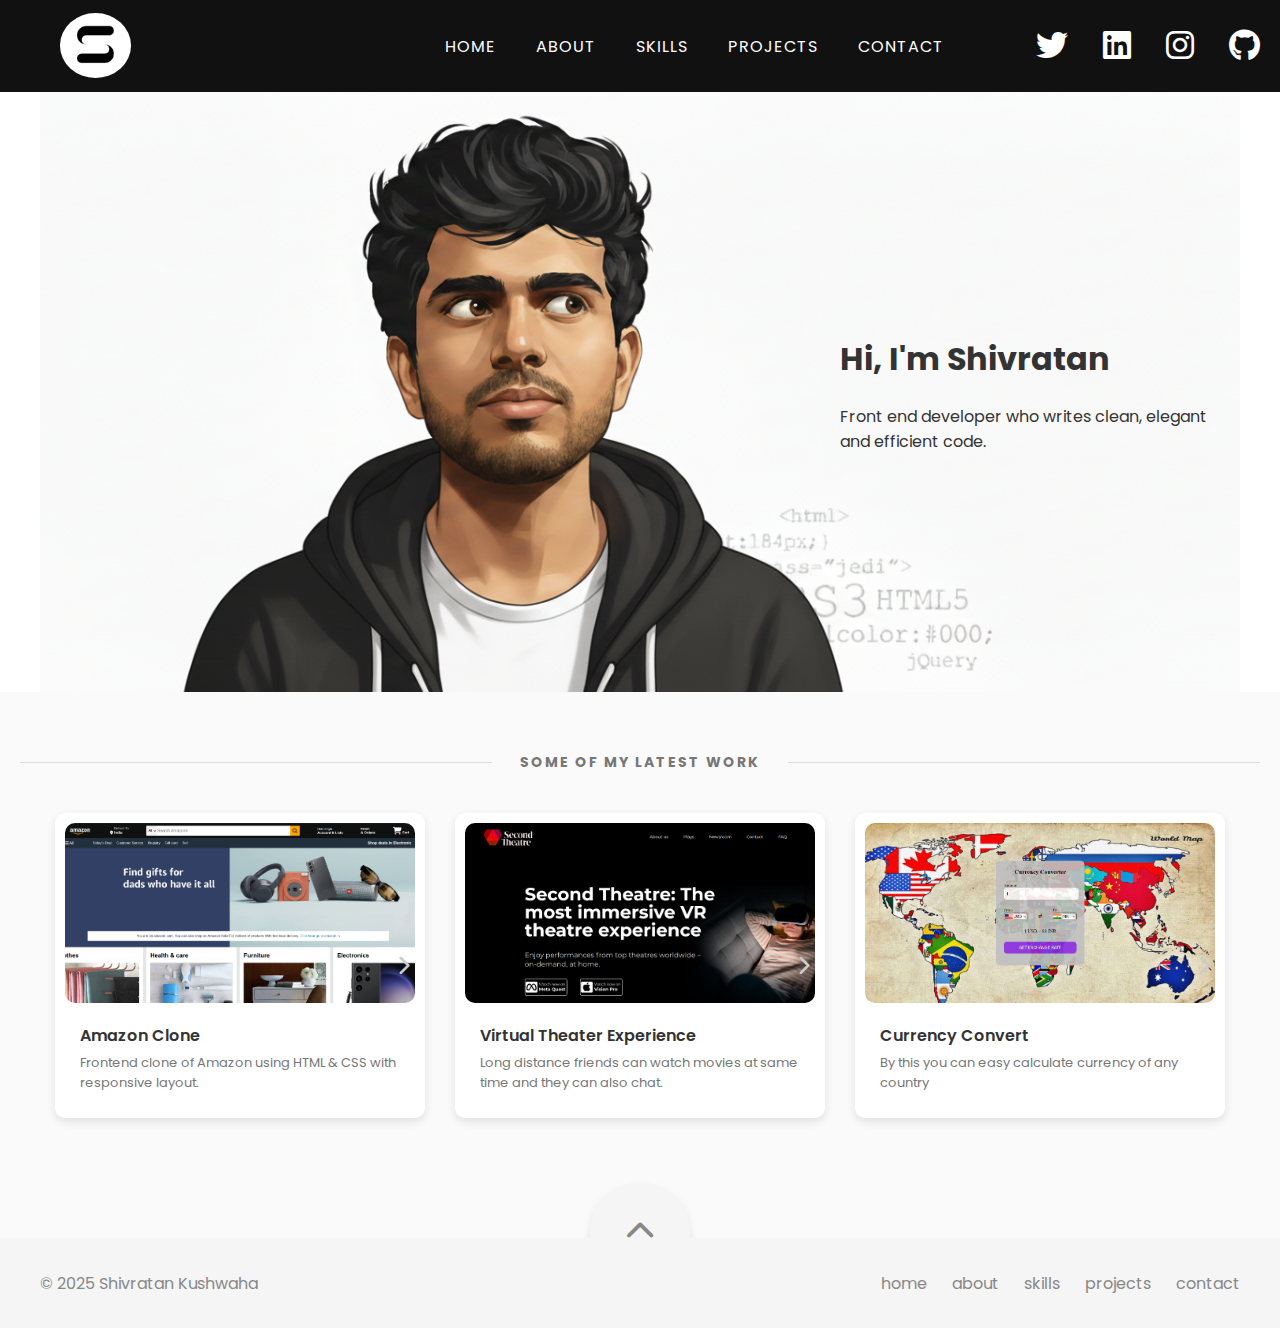
<file: index.html>
<!DOCTYPE html>
<html lang="en">
<head>
    <meta charset="UTF-8">
    <meta name="viewport" content="width=device-width, initial-scale=1.0">
    <title>Shivratan Kushwaha | Frontend developer</title>

    <link href="https://cdnjs.cloudflare.com/ajax/libs/font-awesome/6.0.0-beta3/css/all.min.css" rel="stylesheet">
    <!-- <link href="https://cdn.jsdelivr.net/npm/bootstrap@5.3.8/dist/css/bootstrap.min.css" rel="stylesheet" integrity="sha384-sRIl4kxILFvY47J16cr9ZwB07vP4J8+LH7qKQnuqkuIAvNWLzeN8tE5YBujZqJLB" crossorigin="anonymous"> -->
    <link href="https://fonts.googleapis.com/css2?family=Poppins:wght@300;400;600;700&display=swap" rel="stylesheet">
    
    <style>
        :root {
            --dark-color: #111;
            --main-font: 'Poppins', sans-serif;
            --accent-color: #f7a052;
            --gray-bg: #f5f5f5;
        }

        body {
            padding: 0px;
            margin: 0px;
            font-family: var(--main-font); /* Using a consistent font variable */
            background: #ffffff;
            color: #333;
        }

        /* ---------------- HEADER ---------------- */
        header {
            background: var(--dark-color);
            display: flex;
            justify-content: space-around;
            align-items: center;
            position: sticky;
            top: 0;
            z-index: 1000;
            padding-left: 60px;
            padding-right: 60px;
            height: 92px;
        }

        .spacer {
            display: flex;
            justify-content: space-between;
            align-items: center;
            max-width: 1200px;
            color: #fff;
        }

        .logo {
            width: 370px;
        }

        /* .logo a {
            font-size: 16px;
            font-weight: 700;
            letter-spacing: -2px;
            color: #fff;
            text-decoration: none;  
        } */
        
        .logo img {
            margin-top: 5px;
            height: 65px;
            border-radius: 50%;

        }

        .logo img:hover {
            transform: rotate(360deg);
            transition: transform 0.3s;
        }

        /* nav {
            flex: 1;
            display: flex;
            justify-content: right;
            max-width: 100%;
        } */

        nav ul {
            list-style: none;
            display: flex;
            margin: 0;
            padding: 0;
        }

        nav ul li a {
            text-decoration: none;
            color: #fff;
            font-size: 16px;
            text-transform: uppercase;
            letter-spacing: 1px;
            transition: color 0.3s;
            padding: 0px 20px;
        }

        nav ul li a:hover {
            color: #999;
        }

        .social-icons {
            display: flex;
            gap: 35px;
            width: 300px;
            justify-content: right;
        }

        .social-icons a {
            color: #fff;
            font-size: 32px;
            transition: color 0.3s;
        }

        .social-icons a:hover {
            color: #999;
        }

        /* .menu-toggle-button-container {
            display: none;
        }

        .menu-toggle-button {
            background: none;
            border: none;
            color: #fff;
            font-size: 24px;
            cursor: pointer;
        }

        .menu-toggle-button ul {
            display: none;
            position: absolute;
            top: 60px;
            right: 20px;
            background: var(--dark-color);
            border: 1px solid #444;
            border-radius: 5px;
            list-style: none;
            padding: 10px;
            box-shadow: 0 4px 8px rgba(0,0,0,0.2);
        }

        .menu-toggle-button ul li {
            margin: 10px 0;
        }

        .menu-toggle-button ul li a {
            color: #fff;
            text-decoration: none;
            font-size: 14px;
            text-transform: uppercase;
            letter-spacing: 1px;
        }

        .menu-toggle-button ul li a:hover {
            color: #999;
        }

        .menu-toggle-button.show ul {
            display: block;
        } */

        /* ---------------- HERO SECTION ---------------- */
        .hero {
            display: flex;
            justify-content: center;
            align-items: center;
            padding: 0px 40px;
            width: 1200px;
            height: 600px;
            z-index: -1;
            position: relative;
            margin: 0 auto;
        }

        .hero-container {
            display: flex;
            justify-content: end; /* Adjusted for a two-column layout */
            align-items: center;
            width: 1200px;
            height: 600px;
            text-align: left;
            background-image: url('background-image.png');
            background-size: cover;
            background-position: center;
        }

        .right {
            max-width: 400px;
        }
        
        /* The thin line with text in the middle */
        .section-header {
            display: flex;
            align-items: center;
            text-align: center;
            justify-content: center;
            padding: 60px 20px 40px;
            /* background: var(--gray-bg); */
            background: #fafafa;
        }

        .section-header h2 {
            font-size: 14px;
            text-transform: uppercase;
            letter-spacing: 2px;
            color: #777;
            margin: 0;
            flex-shrink: 0;
            padding: 0 2em;
        }

        .section-header::before,
        .section-header::after {
            content: '';
            flex: 1;
            border-bottom: 1px solid #ddd;
        }

        /* ---------------- WORK SECTION ---------------- */
        .work {
            background: #fafafa;
            padding: 0 20px 60px;
            text-align: center;
        }
        
        .projects {
            display: flex;
            justify-content: center;
            gap: 30px;
            flex-wrap: wrap;
        }

        .project-card {
            width: 350px;
            background: #fff;
            border-radius: 10px;
            box-shadow: 0 4px 10px rgba(0,0,0,0.1);
            overflow: hidden;
            text-align: left;
            transition: transform 0.3s;
            position: relative;
            text-decoration: none;
            color: inherit;
            padding: 10px;
        }
        
        .project-card:hover {
            transform: translateY(-5px);
        }
        
        .project-card img {
            width: 100%;
            height: 180px;
            object-fit: cover;
            display: block;
            border-radius: 10px;
            
        }

        .project-info {
            padding: 15px;
        }

        .project-info h3 {
            font-size: 16px;
            margin: 5px 0;
            font-weight: 600;
        }

        .project-info p {
            font-size: 13px;
            color: #777;
            margin: 0;
            font-weight: 400;
        }
        
        .project-arrow {
            position: absolute;
            top: 50%;
            right: 15px;
            transform: translateY(-50%);
            color: #ccc;
            font-size: 20px;
        }
        
        /* ---------------- FOOTER ---------------- */

        footer {
            background: #f5f5f5;
            color: #fff;
        }

        .ft {
            width: 1200px;
            height: 90px;
            display: flex;
            justify-content: center;
            align-items: center;
            /* padding: 40px 60px 0px; */
            position: relative;
            margin: 0 auto;
            background: #f5f5f5;
        }

        .foot {
            
            font-size: 16px;
            color: #666;
            /* border-top: 1px solid #eee; */
            display: flex;
            justify-content: space-between;
            align-items: center;
            width: 1200px;
            height: 90px;
        }
        
        .footer-left p {
            font-size: 16px;
            color: #888;
        }

        .footer-nav {
            display: flex;
            gap: 25px;
            flex-wrap: wrap;
        }
        
        .footer-nav a {
            text-decoration: none;
            color: #888;
            font-size: 16px;
            transition: color 0.3s;
            gap: 35px;
        }

        .footer-nav a:hover {
            color: #000;
        }
        
        /* The scroll to top button is a link in the original code, we'll use a button for better semantics */
        .back-top {
            display: flex;
            justify-content: center;
            align-items: center;
            width: 100%;
            height: 60px;
            /* background: var(--gray-bg); */
            background: #fafafa;
        }

        .back-to-top-text{
            background: #f5f5f5;
            height: 100px;
            width: 100px;
            border-radius: 50%;
            box-shadow: 0 4px 10px rgba(0,0,0,0.1);
            display: flex;
            justify-content: center;
            align-items: center;
            margin-top: 50px;
        }
        
        /* .back-to-top { */
            
            /* position: fixed;
            bottom: 40px;
            left: 50%;
            transform: translateX(-50%);
            width: 45px;
            height: 45px;
            border: none;
            border-radius: 50%;
            background: #f0f0f0;
            box-shadow: 0 4px 8px rgba(0,0,0,0.2);
            cursor: pointer;
            display: flex;
            justify-content: center;
            align-items: center;
            transition: background 0.3s, transform 0.3s, opacity 0.4s;
            opacity: 0;
            z-index: 999; */
        /* } */

        .back-to-top i {
            font-size: 30px;
            color: #888;
        }

        .back-to-top.show {
            opacity: 1;
        }

        /* .back-to-top-text:hover { */
            /* background: #e8e8e8; */
            /* transform: translateX(-50%) translateY(-4px); */
        /* } */

        /* ---------------- RESPONSIVE ---------------- */
        @media (max-width: 768px) {
            header, footer {
                padding: 15px 20px;
            }
            
            .social-icons, .footer-nav {
                display: none;
            }
            
            nav {
                justify-content: flex-end;
            }

            .menu-toggle-button-container {
                display: block;
            }

            nav ul {
                display: none;
            }

            .menu-toggle-button {
                font-size: 28px;
            }

            .menu-toggle-button ul {
                right: 10px;
                top: 50px;
            }

            .logo {
                margin-left: 0;
            }

            .hero {
                padding: 60px 20px 20px;
            }
   
            .hero-container {
                flex-direction: column;
                gap: 40px;
            }
            
            .left, .right {
                text-align: center;
            }
            
            .hero img {
                max-width: 250px;
            }
            
            .hero-code {
                display: none;
            }
        }

        
    </style>
</head>
<body>
    <header>
        <div class="spacer">
            <!-- Logo -->
            <div class="logo">
                <a href="home.html"><img src="slogo.png" alt="S Logo"></a>
            </div>

            <!-- Mobile Menu Button -->
            <!-- <div class="menu-toggle-button-container">
                <button id="menu-toggle" class="menu-toggle-button"> -->
                    <!-- <svg class="menu-toggle-svg" viewBox="0 0 20 20" xmlns="http://www.w3.org/2000/svg"><title>Menu</title><path d="M0 3h20v2H0V3zm0 6h20v2H0V9zm0 6h20v2H0v-2z"/></svg> -->
                    <!-- <i class="fas fa-bars"></i>
                    <ul>
                        <li><a href="home.html">home</a></li>
                        <li><a href="about.html">about</a></li>
                        <li><a href="skills.html">skills</a></li>
                        <li><a href="projects.html">projects</a></li>
                        <li><a href="contact.html">contact</a></li>
                    </ul>
                </button>
            </div> -->

            <!-- Navigation Menu -->
            <nav>
                <ul>
                    <li><a href="index.html">home</a></li>
                    <li><a href="about.html">about</a></li>
                    <li><a href="skills.html">skills</a></li>
                    <li><a href="projects.html">projects</a></li>
                    <li><a href="contact.html">contact</a></li>
                </ul>
            </nav>

            <!-- Social Media Icons -->
            <div class="social-icons">
                <a href="https://x.com/shivratankushw" aria-label="Twitter"><i class="fab fa-twitter"></i></a>
                <a href="https://www.linkedin.com/in/shivratankushwaha/" aria-label="LinkedIn"><i class="fab fa-linkedin"></i></a>
                <a href="https://www.instagram.com/shivratankushwaaha/" aria-label="Instagram"><i class="fab fa-instagram"></i></a>
                <a href="https://github.com/shivratankushwaha" aria-label="GitHub"><i class="fab fa-github"></i></a>
            </div>
        </div>
    </header>

    <main>
        <section class="hero">
            <div class="hero-container">
                <div class="right">
                    <h1>Hi, I'm Shivratan</h1>
                    <p>Front end developer who writes clean, elegant and efficient code.</p>
                </div>
            </div>
        </section>

        <div class="section-header">
            <h2>Some of my latest work</h2>
        </div>

        <section class="work">
            <div class="projects">
                <a class="project-card" href="#">
                    <img src="amazon.png" alt="Amazon Clone">
                    <div class="project-info">
                        <h3>Amazon Clone</h3>
                        <p>Frontend clone of Amazon using HTML & CSS with responsive layout.</p>
                    </div>
                    <i class="fas fa-chevron-right project-arrow"></i>
                </a>

                <a class="project-card" href="#">
                    <img src="Virtual Theater Experience.png" alt="Virtual Theater Experience">
                    <div class="project-info">
                        <h3>Virtual Theater Experience</h3>
                        <p>Long distance friends can watch movies at same time and they can also chat.</p>
                    </div>
                    <i class="fas fa-chevron-right project-arrow"></i>
                </a>

                <a class="project-card" href="#">
                    <img src="Currency Convert.png" alt="Currency Converter">
                    <div class="project-info">
                        <h3>Currency Convert</h3>
                        <p>By this you can easy calculate currency of any country</p>
                    </div>
                    <i class="fas fa-chevron-right project-arrow"></i>
                </a>
            </div>
        </section>

        <sextion class="back-top">
            <div class="back-to-top-text">
                <a href="#" class="back-to-top" id="backToTopBtn"><i class="fas fa-chevron-up"></i></a>
            </div>
        </sextion>
    </main>

    <footer>
        <div class="ft">
            <div class="foot">
                <div class="footer-left">
                    <p>© 2025 Shivratan Kushwaha</p>
                </div>
                <div class="footer-nav">
                    <a href="index.html">home</a>
                    <a href="about.html">about</a>
                    <a href="skills.html">skills</a>
                    <a href="projects.html">projects</a>
                    <a href="contact.html">contact</a>
                </div>
            </div>
        </div>
    </footer>

    <!-- <a href="#" class="back-to-top" id="backToTopBtn"><i class="fas fa-chevron-up"></i></a> -->

    <script>
        const backToTopBtn = document.getElementById("backToTopBtn");

        window.onscroll = function() {
            if (document.body.scrollTop > 200 || document.documentElement.scrollTop > 200) {
                backToTopBtn.classList.add("show");
            } else {
                backToTopBtn.classList.remove("show");
            }
        };

        backToTopBtn.onclick = function(e) {
            e.preventDefault();
            window.scrollTo({ top: 0, behavior: "smooth" });
        };
    </script>
</body>

</html>
</file>
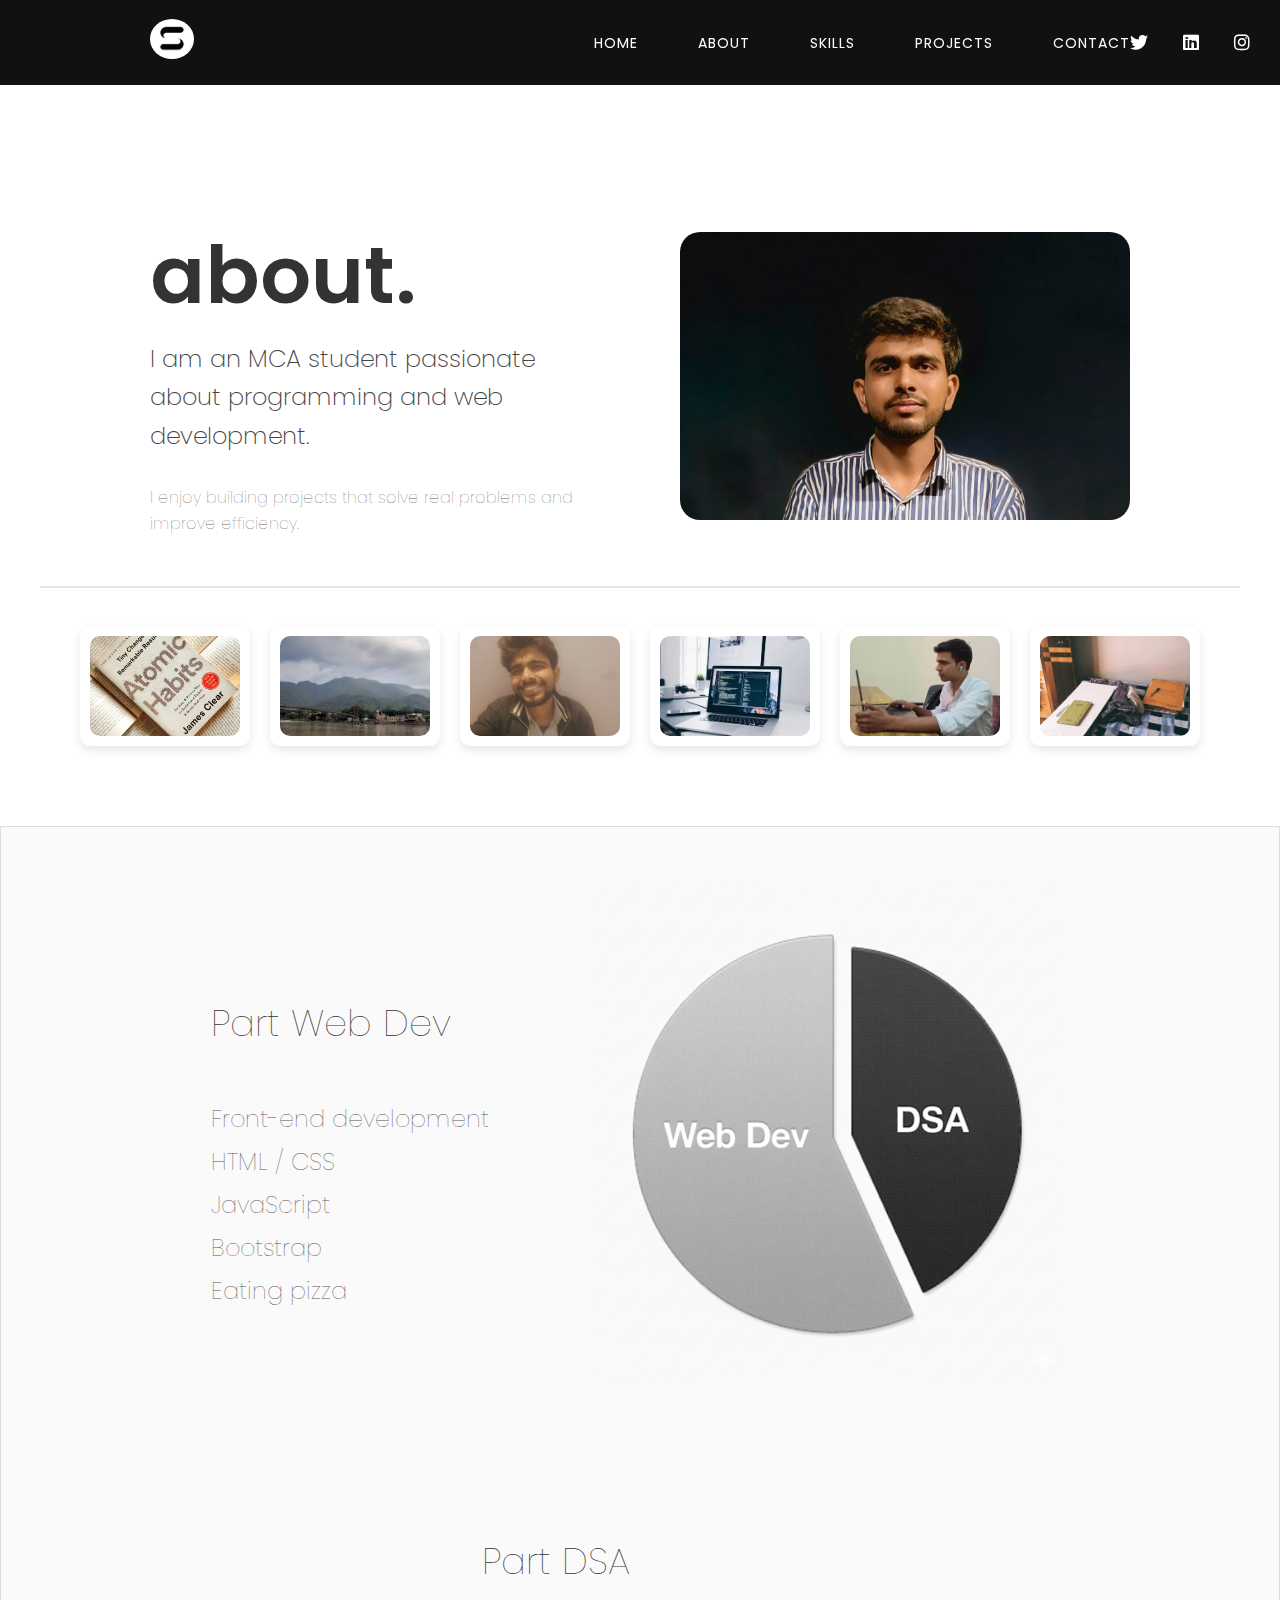
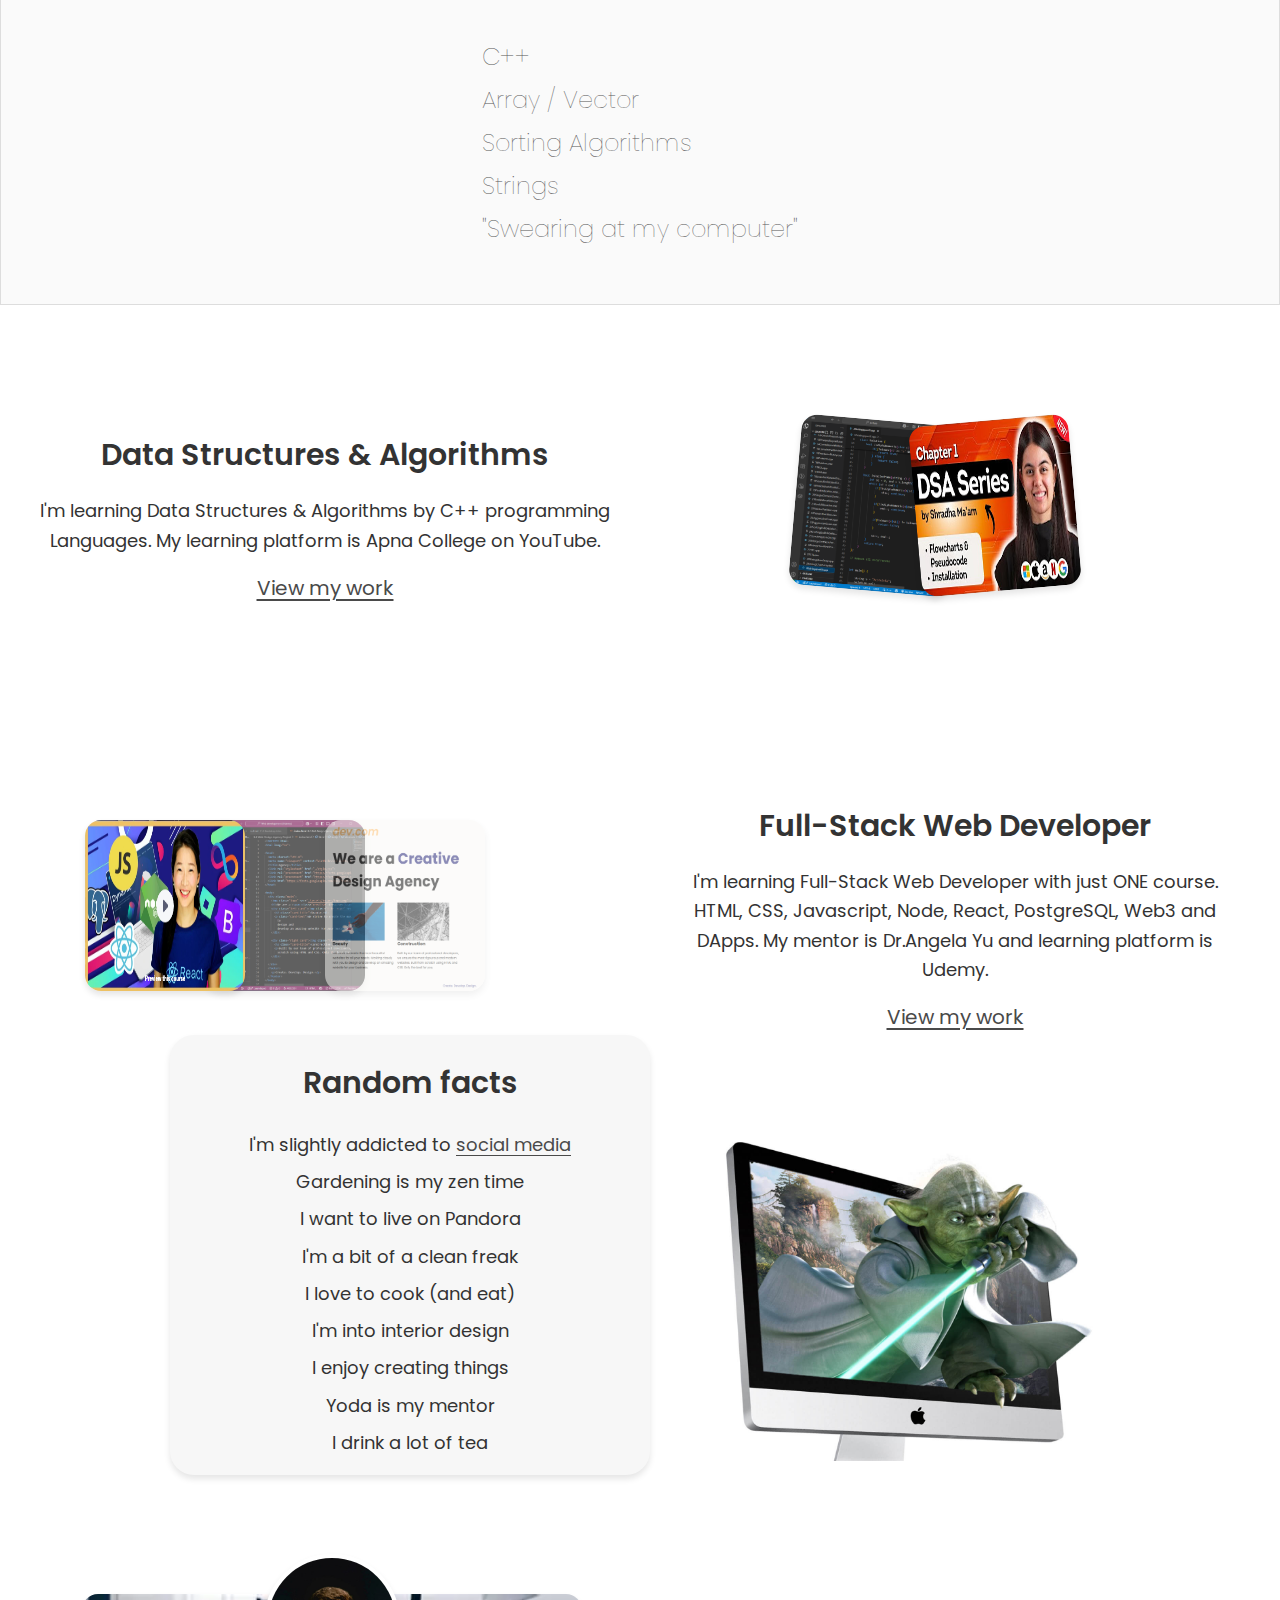
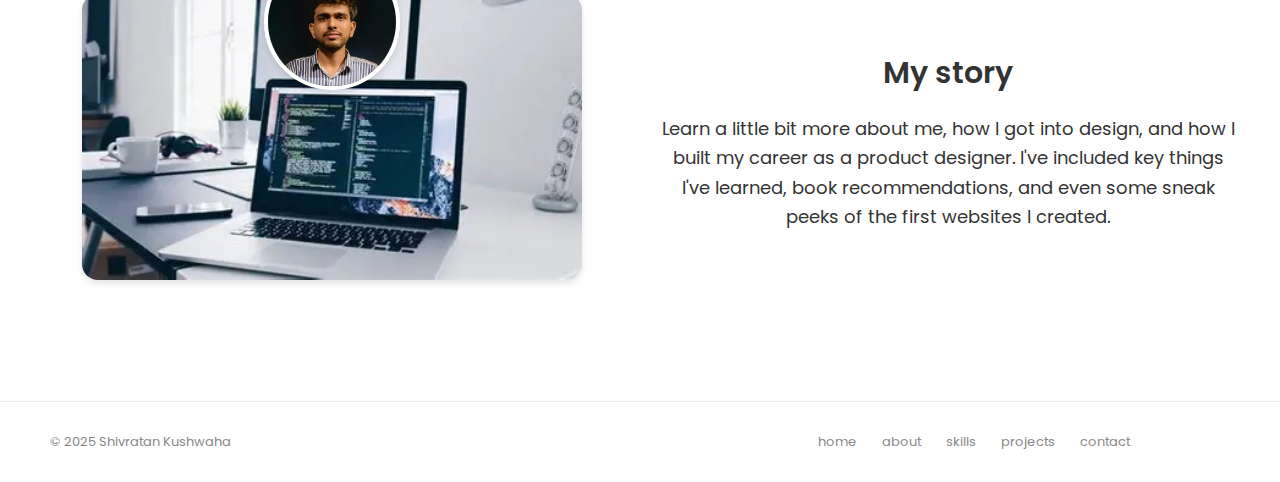
<file: about.html>
<!DOCTYPE html>
<html lang="en">
<head>
    <meta charset="UTF-8">
    <meta name="viewport" content="width=device-width, initial-scale=1.0">
    <title>Shivratan Kushwaha | Frontend developer</title>

    <link href="https://cdnjs.cloudflare.com/ajax/libs/font-awesome/6.0.0-beta3/css/all.min.css" rel="stylesheet">
    <!-- <link href="https://cdn.jsdelivr.net/npm/bootstrap@5.3.8/dist/css/bootstrap.min.css" rel="stylesheet" integrity="sha384-sRIl4kxILFvY47J16cr9ZwB07vP4J8+LH7qKQnuqkuIAvNWLzeN8tE5YBujZqJLB" crossorigin="anonymous"> -->
    <link href="https://fonts.googleapis.com/css2?family=Poppins:wght@300;400;600;700&display=swap" rel="stylesheet">

    <style>
        :root {
            --dark-color: #111;
            --main-font: 'Poppins', sans-serif;
            --accent-color: #f7a052;
            --gray-bg: #f5f5f5;
            /* max-width: 1100px; */
        }

        body {
            margin: 0;
            font-family: var(--main-font); /* Using a consistent font variable */
            background: #fff;
            color: #333;
        }

        /* ---------------- HEADER ---------------- */
        header {
            background: var(--dark-color);
            color: #fff;
            display: flex;
            justify-content: space-between;
            align-items: center;
            padding: 15px 50px;
            position: sticky;
            top: 0;
            z-index: 1000;
        }

        .logo a {
            font-size: 26px;
            font-weight: 700;
            letter-spacing: -2px;
            color: #fff;
            text-decoration: none;
            margin-left: 100px;
        }
        
        .logo img {
            margin-top: 4px;
            height: 40px;
            border-radius: 50%;
        }

        .logo img:hover {
            transform: rotate(90deg);
            transition: transform 0.3s;
        }

        nav {
            flex: 1;
            display: flex;
            justify-content: center;
            margin-left: 400px;
            
        }

        nav ul {
            list-style: none;
            display: flex;
            gap: 60px;
            margin: 0;
            padding: 0;
            

        }

        nav ul li a {
            text-decoration: none;
            color: #fff;
            font-size: 14px;
            text-transform: uppercase;
            letter-spacing: 1px;
            transition: color 0.3s;
            
        }

        nav ul li a:hover {
            color: #999;
        }

        .social-icons {
            display: flex;
            gap: 35px;
            margin-right: 100px;
        }

        .social-icons a {
            color: #fff;
            font-size: 18px;
            transition: color 0.3s;
        }

        .social-icons a:hover {
            color: #999;
        }

        /* ---------------- HERO SECTION ---------------- */
        .hero {
            display: flex;
            justify-content: center;
            align-items: center;
            padding: 80px 20px 40px;
            text-align: center;
            flex-direction: column;
            
        }
        
        .hero-container {
            display: flex;
            flex-wrap: wrap;
            justify-content: center; /* Adjusted for a two-column layout */
            align-items: center;
            gap: 80px;
            max-width: 1200px;
            width: 100%;
            box-shadow: 0 2px rgba(0,0,0,0.1);
            padding-bottom: 50px;
            margin-top: 50px;
        }

        .left, .right {
            max-width: 450px; /* Adjusted for two columns */
            text-align: left;
            position: relative;
        }
        
        .left {
            text-align: left;
            
        }

        .left h1, .right h1 {
            font-size: 5rem;
            /* margin-bottom: 5px; */
            font-weight: 600;
            margin: 0px 0px 5px 0px;
        }
        
        .right h1 {
            font-size: 40px;
            letter-spacing: -1px;
        }

        .left p, .right p {
            font-size: 1rem;
            line-height: 1.6;
            color: #666;
            font-weight: lighter;
            margin: 0;
        }

        #subt {
            font-size: 1.5rem;
            color: #444;
            font-weight: 200;
            margin-bottom: 15px;
            margin: 0px 0px 30px 0px;
        }   

        .hero img {
            /* max-width: 100%; */
            /* height: 300px; */
            width: 100%;
            display: block;
            border-radius: 20px;
        }

        /* ---------------- WORK SECTION ---------------- */
        .work {
            background: var(--main-font);
            padding: 0 20px 60px;
            text-align: center;
            padding: 50px ;
            margin: -10px;
            
        }
        
        .projects {
            display: flex;
            justify-content: center;
            gap: 20px;
            flex-wrap: wrap;

        }

        .project-card {
            width: 150px;
            height: 100px;
            background: #fff;
            border-radius: 10px;
            box-shadow: 0 4px 10px rgba(0,0,0,0.1);
            overflow: hidden;
            text-align: left;
            transition: transform 0.3s;
            position: relative;
            text-decoration: none;
            color: inherit;
            padding: 10px;
        }
        
        .project-card:hover {
            transform: translateY(-5px);
        }
        
        .project-card img {
            width: 100%;
            height: 100%;
            /* height: 180px; */
            object-fit: cover;
            display: block;
            border-radius: 10px;
            
        }

        /* ---------------- GRAPH SECTION ---------------- */
        .graphpart {
            display: flex;
            justify-content: center;
            align-items: center;
            gap: 100px;
            padding: 50px 20px;
            background: #fafafa;
            flex-wrap: wrap;
            text-align: center;
            border: #dddddd solid 1px;
        }

        .part h3 {
            font-size: 2.3rem;
            text-align: left;
            font-weight: lighter;
            margin-bottom: 50px;
        }

        .part p{
            list-style-type: none;
            font-size: 1.5rem;
            color: #555;
            margin: 8px 0;
            text-align: left;
            font-weight: lighter;
        }
        
        /* ---------------- FOOTER ---------------- */
        footer {
            background: #ffffff;
            text-align: center;
            padding: 30px 50px;
            font-size: 14px;
            color: #666;
            border-top: 1px solid #eee;
            display: flex;
            justify-content: space-between;
            align-items: center;
        }
        
        .footer-left p {
            margin: 0;
            font-size: 13px;
            color: #888;
        }

        .footer-nav {
            display: flex;
            gap: 25px;
            flex-wrap: wrap;
            margin-right: 100px;
        }
        
        .footer-nav a {
            text-decoration: none;
            color: #888;
            font-size: 13px;
            transition: color 0.3s;
            gap: 35px;
        }

        .footer-nav a:hover {
            color: #000;
        }
        
        /* The scroll to top button is a link in the original code, we'll use a button for better semantics */
        .back-to-top {
            position: fixed;
            bottom: 40px;
            left: 50%;
            transform: translateX(-50%);
            width: 45px;
            height: 45px;
            border: none;
            border-radius: 50%;
            background: #f0f0f0;
            box-shadow: 0 4px 8px rgba(0,0,0,0.2);
            cursor: pointer;
            display: flex;
            justify-content: center;
            align-items: center;
            transition: background 0.3s, transform 0.3s, opacity 0.4s;
            opacity: 0;
            z-index: 999;
        }

        .back-to-top i {
            font-size: 20px;
            color: #666;
        }

        .back-to-top.show {
            opacity: 1;
        }

        .back-to-top:hover {
            background: #e8e8e8;
            transform: translateX(-50%) translateY(-4px);
        }

        /* ---------------- RESPONSIVE ---------------- */
        @media (max-width: 768px) {
            header, footer {
                padding: 15px 20px;
            }
            
            .social-icons, .footer-nav {
                display: none;
            }
            
            nav {
                justify-content: flex-end;
            }
            
            .hero-container {
                flex-direction: column;
                gap: 40px;
            }
            
            .left, .right {
                text-align: center;
            }
            
            .hero img {
                max-width: 250px;
            }
            
            .hero-code {
                display: none;
            }
        }

        /* @media (min-width: 768px) {
            body {
                padding: 3rem;
            }
        } */

        .container-wrapper {
            max-width: 1200px;
            height: 400px;
            margin-left: auto;
            margin-right: auto;
            /* border-bottom: #d0d0d0 solid 1px; */
            
        }

        .container-wrapper, .facts-section{
            display: flex;
            justify-content: center;
            align-items: center;
            gap: 60px;
            /* margin-top: 2rem;
            margin-bottom: 2rem; */
        }

        .card {
            width: 40%;
            background-color: #f7f7f7;
            border-radius: 1.5rem;
            box-shadow: 0 4px 6px rgba(0, 0, 0, 0.1);
            transition: transform 0.2s ease-in-out;
            /* padding: 2rem; */
            margin-top: -100px;
        }

        .card:hover {
            transform: translateY(-5px);
        }
        
        /* @media (min-width: 768px) {
            .card {
                padding: 3rem;
            }
        } */

        .link {
            text-decoration: underline;
            text-underline-offset: 4px;
            color: #4a4a4a;
            transition: color 0.2s ease-in-out;
        }

        .link:hover {
            color: #000000;
        }

        .image-rotate-left {
            transform: rotate(-5deg);
        }

        .image-rotate-right {
            transform: rotate(5deg);
        }

        .hero-section {
            margin-top: 2rem;
            margin-bottom: 4rem;
            display: flex;
            /* flex-direction: column; */
            justify-content: center;
            align-items: center;
            gap: 2rem;
            text-align: center;
        }

        /* @media (min-width: 768px) {
            .hero-section {
                margin-top: 4rem;
                margin-bottom: 6rem;
                flex-direction: row;
                gap: 4rem;
                text-align: left;
            }
        } */

        .hero-image-container {
            position: relative;
            width: 100%;
            display: flex;
            justify-content: center;
        }

        /* @media (min-width: 768px) {
            .hero-image-container {
                width: 50%;
                justify-content: flex-end;
            }
        } */

        .hero-image-main {
            border-radius: 1rem;
            width: 100%;
            max-width: 500px;
            box-shadow: 0 4px 6px rgba(0, 0, 0, 0.1);
        }

        .profile-pic-container {
            position: absolute;
            top: -2.5rem;
            left: 50%;
            transform: translateX(-50%);
            width: 8rem;
            height: 8rem;
            overflow: hidden;
            border-radius: 9999px;
            border: 4px solid white;
            box-shadow: 0 4px 6px rgba(0, 0, 0, 0.1);
        }
        
        /* @media (min-width: 768px) {
            .profile-pic-container {
                top: -4rem;
                left: initial;
                right: initial;
                transform: translateX(0);
            }
        } */

        .profile-pic {
            width: 100%;
            height: 100%;
            object-fit: cover;
        }

        .hero-text-container {
            /* margin-top: 4rem; */
            width: 100%;
        }

        /* @media (min-width: 768px) {
            .hero-text-container {
                margin-top: 0;
                width: 50%;
            }
        } */

        .section-heading {
            font-size: 1.875rem;
            font-weight: 600;
            margin-bottom: 1rem;
        }

        /* @media (min-width: 768px) {
            .section-heading {
                font-size: 2.25rem;
            }
        } */

        .section-paragraph {
            font-size: 1.125rem;
            line-height: 1.625;
            max-width: 36rem;
            margin-left: auto;
            margin-right: auto;
        }

        /* @media (min-width: 768px) {
            .section-paragraph {
                font-size: 1.25rem;
                margin-left: 0;
                margin-right: 0;
            }
        } */

        .facts-section {
            /* margin-top: 4rem;
            margin-bottom: 6rem; */
            text-align: center;
        }

        /* @media (min-width: 768px) {
            .facts-section {
                text-align: left;
            }
        } */

        .facts-list {
            list-style: none;
            padding: 0;
            font-size: 1.125rem;
            line-height: 1.625;
            text-align: center;
        }

        /* @media (min-width: 768px) {
            .facts-list {
                font-size: 1.25rem;
            }
        } */

        .facts-list li {
            margin-bottom: 0.5rem;
        }

        /* .featured-section {
            margin-top: 4rem;
            margin-bottom: 6rem;
            display: flex;
            flex-direction: column;
            align-items: center;
            gap: 2rem;
        } */

        .fact-image {
            text-align: right;
        }

        /* @media (min-width: 768px) {
            .featured-section {
                flex-direction: row-reverse;
                gap: 4rem;
            }
        } */

        .featured-image-container {
            position: relative;
            width: 100%;
            display: flex;
            justify-content: center;
        }

        /* @media (min-width: 768px) {
            .featured-image-container {
                width: 50%;
                justify-content: flex-start;
            }
        } */

        .featured-image-main {
            border-radius: 1rem;
            box-shadow: 0 4px 6px rgba(0, 0, 0, 0.1);
            position: relative;
            z-index: 10;
            width: 66.666667%;
            max-width: 10rem;
        }

        .featured-image-secondary {
            border-radius: 1rem;
            box-shadow: 0 4px 6px rgba(0, 0, 0, 0.1);
            position: relative;
            left: -2.5rem;
            z-index: 20;
            width: 66.666667%;
            max-width: 10rem;
        }

        .book-section {
            /* margin-top: 2rem;
            margin-bottom: 2rem; */
            display: flex;
            /* flex-direction: column; */
            align-items: center;
            /* gap: 2rem; */
        }

        /* @media (min-width: 768px) {
            .book-section {
                flex-direction: row;
                gap: 4rem;
            }
        } */

        .book-image-container {
            position: relative;
            width: 100%;
            display: flex;
            justify-content: center;
        }

        /* @media (min-width: 768px) {
            .book-image-container {
                width: 50%;
                justify-content: flex-end;
            }
        } */

        .book-image-main {
            border-radius: 1rem;
            box-shadow: 0 4px 6px rgba(0, 0, 0, 0.1);
            position: relative;
            z-index: 20;
            width: 66.666667%;
            max-width: 10rem;
        }

        .book-image-secondary {
            border-radius: 1rem;
            box-shadow: 0 4px 6px rgba(0, 0, 0, 0.1);
            position: relative;
            left: -2.5rem;
            opacity: 0.7;
            width: 66.666667%;
            max-width: 10rem;
        }

        .book-image-tertiary {
            border-radius: 1rem;
            box-shadow: 0 4px 6px rgba(0, 0, 0, 0.1);
            position: relative;
            left: -5rem;
            opacity: 0.5;
            width: 66.666667%;
            max-width: 10rem;
        }
    </style>
</head>
<body>
    <header>
        <div class="logo">
            <a href="home.html"><img src="slogo.png" alt="S Logo"></a>
        </div>
        <nav>
            <ul>
                <li><a href="index.html">home</a></li>
                <li><a href="about.html">about</a></li>
                <li><a href="skills.html">skills</a></li>
                <li><a href="projects.html">projects</a></li>
                <!-- <li><a href="blog.html">blog</a></li> -->
                <li><a href="contact.html">contact</a></li>
            </ul>
        </nav>
        <div class="social-icons">
            <a href="https://x.com/shivratankushw"><i class="fab fa-twitter"></i></a>
            <a href="https://www.linkedin.com/in/shivratankushwaha/"><i class="fab fa-linkedin"></i></a>
            <a href="https://www.instagram.com/shivratankushwaaha/"><i class="fab fa-instagram"></i></a>
            <a href="https://github.com/shivratankushwaha"><i class="fab fa-github"></i></a>
        </div>
    </header>

    <main>
        <section class="hero">
            <div class="hero-container">
                <div class="left">
                    <h1>about.</h1>
                    <p id="subt">I am an MCA student passionate about programming and web development.</p>
                    <p>I enjoy building projects that solve real problems and improve efficiency.</p>
                </div>
                <div class="right">
                    <img src="img.jpg" alt="#">
                </div>
            </div>

            <div class="work">
                <div class="projects">
                    <a class="project-card" href="#">
                        <img src="8.jpg" alt="Amazon Clone">   
                    </a>

                    <a class="project-card" href="#">
                        <img src="9.jpg" alt="Virtual Theater Experience">
                
                    </a>

                    <a class="project-card" href="#">
                        <img src="6.jpg" alt="Currency Converter">
                        
                    </a>

                    <a class="project-card" href="#">
                        <img src="4.webp" alt="Amazon Clone">   
                    </a>

                    <a class="project-card" href="#">
                        <img src="3.jpg" alt="Virtual Theater Experience">
                
                    </a>

                    <a class="project-card" href="#">
                        <img src="1.jpg" alt="Currency Converter">
                        
                    </a>
                </div>

            </div>
        </section>

        <section class="graphpart">
            <div class="part pright">
                <h3>Part Web Dev</h3>
                <p>Front-end development</p>
                <p>HTML / CSS</p>
                <p>JavaScript</p>
                <p>Bootstrap</p>
                <p>Eating pizza</p>
            </div>
            <div >
                <img src="webdsa.png" alt="Web Dev & DSA">
            </div>
            <div class="part pleft">
                <h3>Part DSA</h3>
                <p>C++</p>
                    <p>Array / Vector</p>
                    <p>Sorting Algorithms</p>
                    <p>Strings</p>
                    <p>"Swearing at my computer"</p>
            </div>
        </section>

        <section>
            <!-- Featured Here & There Section -->
            <div class="container-wrapper featured-section">
                
                <div class="hero-text-container" style="text-align: center;">
                    <h2 class="section-heading">Data Structures & Algorithms</h2>
                    <p class="section-paragraph">
                        I'm learning Data Structures & Algorithms by C++ programming Languages. My learning platform is Apna College on YouTube.
                    </p>
                    <a href="#" class="link block" style="margin-top: 1rem; font-size: 1.25rem;">View my work</a>
                </div>
                <div class="featured-image-container">
                    <img src="c++code.png" alt="A magazine cover titled 'Web Designer'." class="featured-image-main image-rotate-right">
                    <img src="c++.jpg" alt="A magazine cover titled 'Smashing'." class="featured-image-secondary image-rotate-left">
                </div>
            </div>

            <!-- My Book Section -->
            <div class="container-wrapper book-section">
                <div class="book-image-container">
                    <img src="udemy.png" alt="A book cover titled 'Practical UI'." class="book-image-main">
                    <img src="webcode.png" alt="A second book cover." class="book-image-secondary">
                    <img src="weblive.png" alt="A third book cover." class="book-image-tertiary">
                </div>
                <div class="hero-text-container" style="text-align: center;">
                    <h2 class="section-heading">Full-Stack Web Developer</h2>
                    <p class="section-paragraph">
                        I'm learning Full-Stack Web Developer with just ONE course. HTML, CSS, Javascript, Node, React, PostgreSQL, Web3 and DApps. My mentor is Dr.Angela Yu and learning platform is Udemy.
                    </p>
                    <a href="#" class="link block" style="margin-top: 1rem; font-size: 1.25rem;">View my work</a>
                </div>
            </div>

            <!-- Random Facts Section -->
            <div class="container-wrapper facts-section">
                <div class="card">
                    <h2 class="section-heading" style="margin-bottom: 1.5rem;">Random facts</h2>
                    <ul class="facts-list">
                        <li>I'm slightly addicted to <a href="#" class="link">social media</a></li>
                        <li>Gardening is my zen time</li>
                        <li>I want to live on Pandora</li>
                        <li>I'm a bit of a clean freak</li>
                        <li>I love to cook (and eat)</li>
                        <li>I'm into interior design</li>
                        <li>I enjoy creating things</li>
                        <li>Yoda is my mentor</li>
                        <li>I drink a lot of tea</li>
                    </ul>
                </div>
                <div class="fact-image">
                    <img src="factimage.jpg" alt="#" width="400px">
                </div>
                
            </div>

            <!-- Hero / My Story Section -->
            <div class="container-wrapper hero-section">
                <div class="hero-image-container">
                    <img src="4.webp" alt="A clean workspace with a computer monitor, laptop, and desk plant." class="hero-image-main">
                    <div class="profile-pic-container">
                        <img src="img.jpg" alt="A circular profile picture of a person smiling." class="profile-pic">
                    </div>
                </div>
                <div class="hero-text-container">
                    <h2 class="section-heading">My story</h2>
                    <p class="section-paragraph">
                        Learn a little bit more about me, how I got into design, and how I built my career as a product designer. I've included key things I've learned, book recommendations, and even some sneak peeks of the first websites I created.
                    </p>
                    <!-- <a href="#" class="link block" style="margin-top: 1rem; font-size: 1.25rem;">Read my story</a> -->
                </div>
            </div>
        </section>
    </main>

    <footer>
        <div class="footer-left">
            <p>© 2025 Shivratan Kushwaha</p>
        </div>
        <div class="footer-nav">
            <a href="index.html">home</a>
            <a href="about.html">about</a>
            <a href="skills.html">skills</a>
            <a href="projects.html">projects</a>
            <!-- <a href="blog.html">blog</a> -->
            <a href="contact.html">contact</a>
        </div>
    </footer>

    <a href="#" class="back-to-top" id="backToTopBtn"><i class="fas fa-chevron-up"></i></a>

    <script>
        const backToTopBtn = document.getElementById("backToTopBtn");

        window.onscroll = function() {
            if (document.body.scrollTop > 200 || document.documentElement.scrollTop > 200) {
                backToTopBtn.classList.add("show");
            } else {
                backToTopBtn.classList.remove("show");
            }
        };

        backToTopBtn.onclick = function(e) {
            e.preventDefault();
            window.scrollTo({ top: 0, behavior: "smooth" });
        };
    </script>
</body>

</html>
</file>
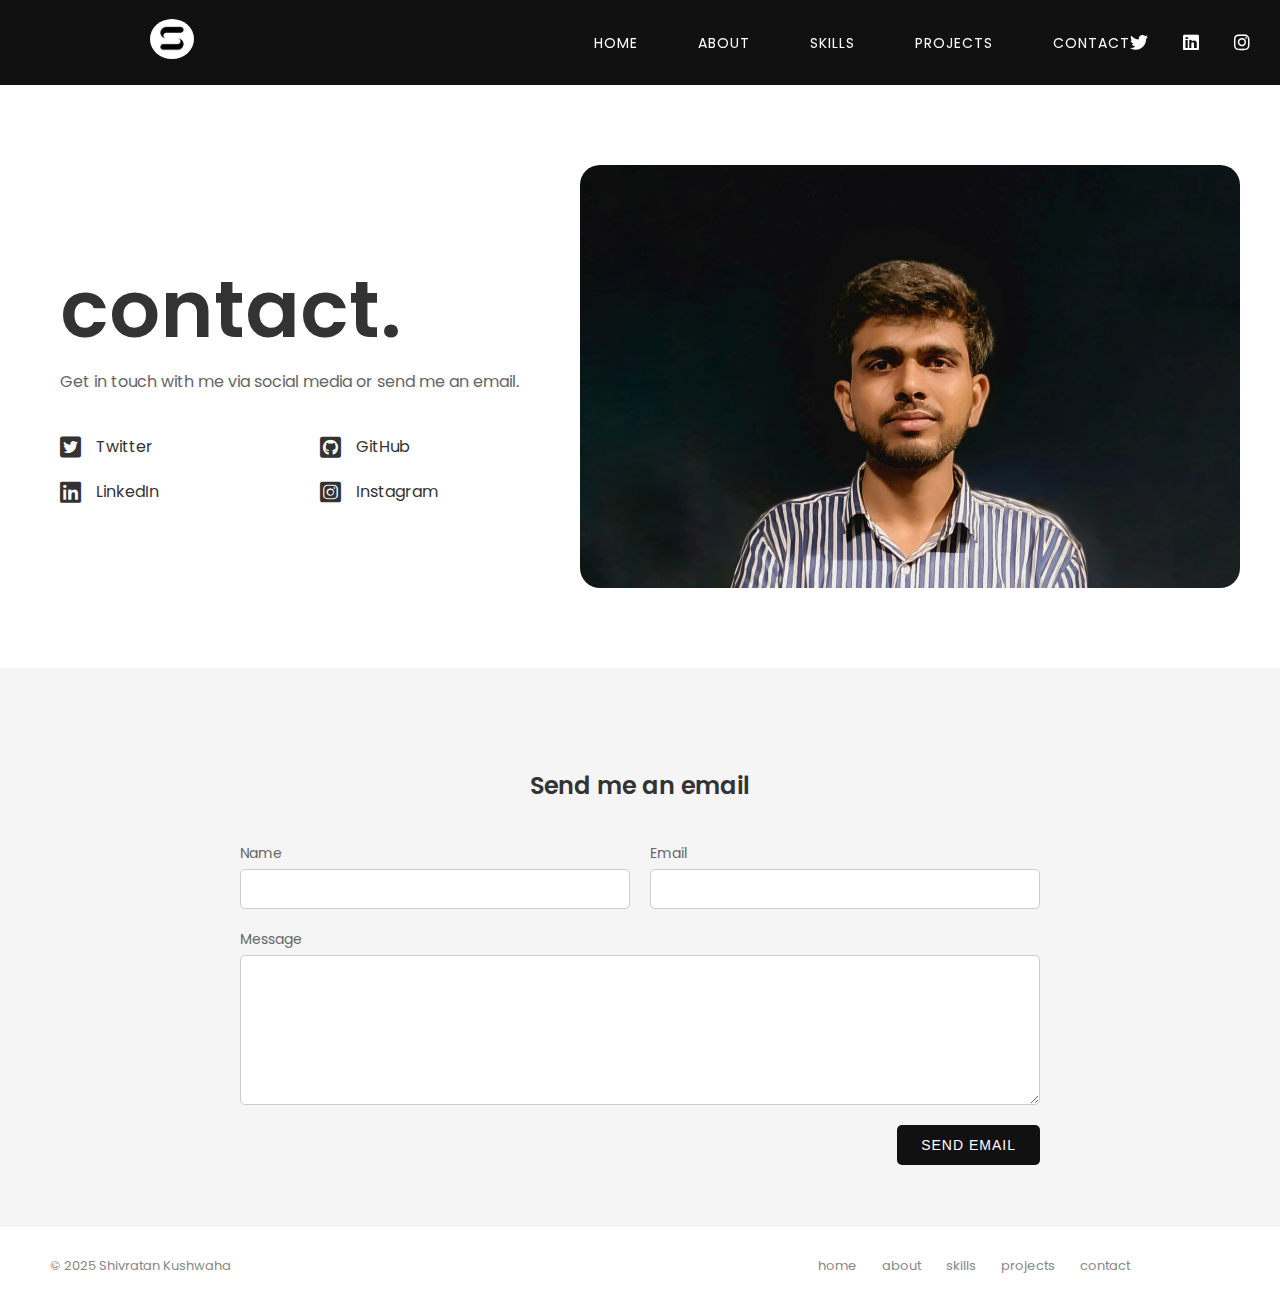
<file: contact.html>
<!DOCTYPE html>
<html lang="en">
<head>
    <meta charset="UTF-8">
    <meta name="viewport" content="width=device-width, initial-scale=1.0">
    <title>Shivratan Kushwaha | Frontend developer</title>

    <link href="https://cdnjs.cloudflare.com/ajax/libs/font-awesome/6.0.0-beta3/css/all.min.css" rel="stylesheet">
    <!-- <link href="https://cdn.jsdelivr.net/npm/bootstrap@5.3.8/dist/css/bootstrap.min.css" rel="stylesheet" integrity="sha384-sRIl4kxILFvY47J16cr9ZwB07vP4J8+LH7qKQnuqkuIAvNWLzeN8tE5YBujZqJLB" crossorigin="anonymous"> -->
    <!-- <link href="https://fonts.googleapis.com/css2?family=Poppins:wght@300;400;600;700&display=swap" rel="stylesheet"> -->
    
    <!-- Google Fonts for a modern look -->
    <link rel="preconnect" href="https://fonts.googleapis.com">
    <link rel="preconnect" href="https://fonts.gstatic.com" crossorigin>
    <link href="https://fonts.googleapis.com/css2?family=Poppins:wght@400;500;600;700&display=swap" rel="stylesheet">
    
    <style>
        :root {
            --dark-color: #111;
            --main-font: 'Poppins', sans-serif;
            --accent-color: #f7a052;
            --gray-bg: #f5f5f5;
            /* max-width: 1100px; */
        }

        body {
            margin: 0;
            font-family: var(--main-font); /* Using a consistent font variable */
            background: #fff;
            color: #333;
        }

        /* ---------------- HEADER ---------------- */
        header {
            background: var(--dark-color);
            color: #fff;
            display: flex;
            justify-content: space-between;
            align-items: center;
            padding: 15px 50px;
            position: sticky;
            top: 0;
            z-index: 1000;
        }

        .logo a {
            font-size: 26px;
            font-weight: 700;
            letter-spacing: -2px;
            color: #fff;
            text-decoration: none;
            margin-left: 100px;
        }
        
        .logo img {
            margin-top: 4px;
            height: 40px;
            border-radius: 50%;
        }

        .logo img:hover {
            transform: rotate(90deg);
            transition: transform 0.3s;
        }

        nav {
            flex: 1;
            display: flex;
            justify-content: center;
            margin-left: 400px;
            
        }

        nav ul {
            list-style: none;
            display: flex;
            gap: 60px;
            margin: 0;
            padding: 0;
            

        }

        nav ul li a {
            text-decoration: none;
            color: #fff;
            font-size: 14px;
            text-transform: uppercase;
            letter-spacing: 1px;
            transition: color 0.3s;
            
        }

        nav ul li a:hover {
            color: #999;
        }

        .social-icons {
            display: flex;
            gap: 35px;
            margin-right: 100px;
        }

        .social-icons a {
            color: #fff;
            font-size: 18px;
            transition: color 0.3s;
        }

        .social-icons a:hover {
            color: #999;
        }

        /* ---------------- CONTACT HEADER SECTION ---------------- */
        .contact-header {
            background: #fff;
            display: flex;
            justify-content: center;
            align-items: center;
            flex-wrap: wrap;
            padding: 80px 20px;
            max-width: 1200px;
            margin: 0 auto;
        }

        .contact-content {
            flex: 1;
            min-width: 300px;
            max-width: 500px;
            padding: 20px;
            text-align: left;
        }

        .contact-content h1 {
            font-size: 5rem;
            font-weight: 600;
            margin: 0px;
        }
        
        .contact-content p {
            font-size: 16px;
            color: #666;
            margin: 0px 0 40px;
            line-height: 1.6;
        }

        .social-links {
            display: grid;
            grid-template-columns: 1fr 1fr;
            gap: 20px;
        }

        .social-link {
            display: flex;
            align-items: center;
            gap: 15px;
            text-decoration: none;
            color: #333;
            font-size: 16px;
            transition: color 0.3s;
        }
        
        .social-link:hover {
            color: var(--accent-color);
        }
        
        .social-link i {
            font-size: 24px;
        }

        .contact-image {
            flex: 1;
            min-width: 300px;
            display: flex;
            justify-content: center;
        }

        .contact-image img {
            max-width: 100%;
            height: auto;
            display: block;
        }

        /* ---------------- FORM SECTION ---------------- */
        .form-section {
            background: var(--gray-bg);
            padding: 80px 20px 60px;
            text-align: center;
        }
        
        .form-section h2 {
            font-size: 24px;
            font-weight: 600;
            color: #333;
            margin-bottom: 40px;
        }

        .contact-form {
            display: grid;
            grid-template-columns: 1fr 1fr;
            gap: 20px;
            max-width: 800px;
            margin: 0 auto;
            text-align: left;
        }
        
        .form-group {
            display: flex;
            flex-direction: column;
        }
        
        .form-group label {
            font-size: 14px;
            color: #666;
            margin-bottom: 5px;
        }
        
        .form-group input,
        .form-group textarea {
            border: 1px solid #ccc;
            border-radius: 5px;
            padding: 10px;
            font-size: 16px;
            width: 100%;
            box-sizing: border-box;
        }
        
        .form-group input:focus,
        .form-group textarea:focus {
            outline: none;
            border-color: var(--accent-color);
        }
        
        .form-group.message {
            grid-column: 1 / -1;
        }
        
        .form-group textarea {
            resize: vertical;
            min-height: 150px;
        }
        
        .form-actions {
            grid-column: 2 / 3;
            display: flex;
            justify-content: flex-end;
            align-items: flex-end;
        }
        
        .form-actions button {
            background: #111;
            color: #fff;
            border: none;
            padding: 12px 24px;
            font-size: 14px;
            text-transform: uppercase;
            letter-spacing: 1px;
            cursor: pointer;
            border-radius: 5px;
            transition: background 0.3s;
        }
        
        .form-actions button:hover {
            background: var(--accent-color);
        }

        .contact-image img{
            border-radius: 20px;
        }
        
        /* ---------------- FOOTER ---------------- */
        footer {
            background: #ffffff;
            text-align: center;
            padding: 30px 50px;
            font-size: 14px;
            color: #666;
            border-top: 1px solid #eee;
            display: flex;
            justify-content: space-between;
            align-items: center;
        }
        
        .footer-left p {
            margin: 0;
            font-size: 13px;
            color: #888;
        }

        .footer-nav {
            display: flex;
            gap: 25px;
            flex-wrap: wrap;
            margin-right: 100px;
        }
        
        .footer-nav a {
            text-decoration: none;
            color: #888;
            font-size: 13px;
            transition: color 0.3s;
            gap: 35px;
        }

        .footer-nav a:hover {
            color: #000;
        }
        
        /* The scroll to top button is a link in the original code, we'll use a button for better semantics */
        .back-to-top {
            position: fixed;
            bottom: 40px;
            left: 50%;
            transform: translateX(-50%);
            width: 45px;
            height: 45px;
            border: none;
            border-radius: 50%;
            background: #f0f0f0;
            box-shadow: 0 4px 8px rgba(0,0,0,0.2);
            cursor: pointer;
            display: flex;
            justify-content: center;
            align-items: center;
            transition: background 0.3s, transform 0.3s, opacity 0.4s;
            opacity: 0;
            z-index: 999;
        }

        .back-to-top i {
            font-size: 20px;
            color: #666;
        }

        .back-to-top.show {
            opacity: 1;
        }

        .back-to-top:hover {
            background: #e8e8e8;
            transform: translateX(-50%) translateY(-4px);
        }

        /* ---------------- RESPONSIVE ---------------- */
        @media (max-width: 768px) {
            header, footer {
                padding: 15px 20px;
            }
            
            .social-icons, .footer-nav {
                display: none;
            }
            
            nav {
                justify-content: flex-end;
            }
            
            .hero-container {
                flex-direction: column;
                gap: 40px;
            }
            
            .left, .right {
                text-align: center;
            }
            
            .hero img {
                max-width: 250px;
            }
            
            .hero-code {
                display: none;
            }
        }
    </style>
</head>
<body>
    <header>
        <div class="logo">
            <a href="home.html"><img src="slogo.png" alt="S Logo"></a>
        </div>
        <nav>
            <ul>
                <li><a href="home.html">home</a></li>
                <li><a href="about.html">about</a></li>
                <li><a href="skills.html">skills</a></li>
                <li><a href="projects.html">projects</a></li>
                <!-- <li><a href="blog.html">blog</a></li> -->
                <li><a href="contact.html">contact</a></li>
            </ul>
        </nav>
        <div class="social-icons">
            <a href="https://x.com/shivratankushw"><i class="fab fa-twitter"></i></a>
            <a href="https://www.linkedin.com/in/shivratankushwaha/"><i class="fab fa-linkedin"></i></a>
            <a href="https://www.instagram.com/shivratankushwaaha/"><i class="fab fa-instagram"></i></a>
            <a href="https://github.com/shivratankushwaha"><i class="fab fa-github"></i></a>
        </div>
    </header>

    <main>
        <!-- CONTACT HEADER SECTION -->
        <section class="contact-header">
            <div class="contact-content">
                <h1>contact.</h1>
                <p>Get in touch with me via social media or send me an email.</p>
                
                <div class="social-links">
                    <a href="https://x.com/shivratankushw" class="social-link">
                        <i class="fab fa-twitter-square"></i>
                        <span>Twitter</span>
                    </a>
                    <a href="https://github.com/shivratankushwaha" class="social-link">
                        <i class="fab fa-github-square"></i>
                        <span>GitHub</span>
                    </a>
                    <a href="https://www.linkedin.com/in/shivratankushwaha/" class="social-link">
                        <i class="fab fa-linkedin"></i>
                        <span>LinkedIn</span>
                    </a>
                    <a href="https://www.instagram.com/shivratankushwaaha/" class="social-link">
                        <i class="fab fa-instagram-square"></i>
                        <span>Instagram</span>
                    </a>
                </div>
            </div>
            <div class="contact-image">
                <img src="img.jpg" alt="Shivratan Kushwaha Image">
            </div>
        </section>

        <!-- FORM SECTION -->
        <section class="form-section">
            <h2>Send me an email</h2>
            <form class="contact-form" action="#" method="post">
                <div class="form-group">
                    <label for="name">Name</label>
                    <input type="text" id="name" name="name">
                </div>
                <div class="form-group">
                    <label for="email">Email</label>
                    <input type="email" id="email" name="email">
                </div>
                <div class="form-group message">
                    <label for="message">Message</label>
                    <textarea id="message" name="message"></textarea>
                </div>
                <div class="form-actions">
                    <button type="submit">Send email</button>
                </div>
            </form>
        </section>
    </main>

    <footer>
        <div class="footer-left">
            <p>© 2025 Shivratan Kushwaha</p>
        </div>
        <div class="footer-nav">
            <a href="home.html">home</a>
            <a href="about.html">about</a>
            <a href="skills.html">skills</a>
            <a href="projects.html">projects</a>
            <!-- <a href="blog.html">blog</a> -->
            <a href="contact.html">contact</a>
        </div>
    </footer>

    <a href="#" class="back-to-top" id="backToTopBtn"><i class="fas fa-chevron-up"></i></a>

    <script>
        const backToTopBtn = document.getElementById("backToTopBtn");

        window.onscroll = function() {
            if (document.body.scrollTop > 200 || document.documentElement.scrollTop > 200) {
                backToTopBtn.classList.add("show");
            } else {
                backToTopBtn.classList.remove("show");
            }
        };

        backToTopBtn.onclick = function(e) {
            e.preventDefault();
            window.scrollTo({ top: 0, behavior: "smooth" });
        };
    </script>
</body>
</html>
</file>
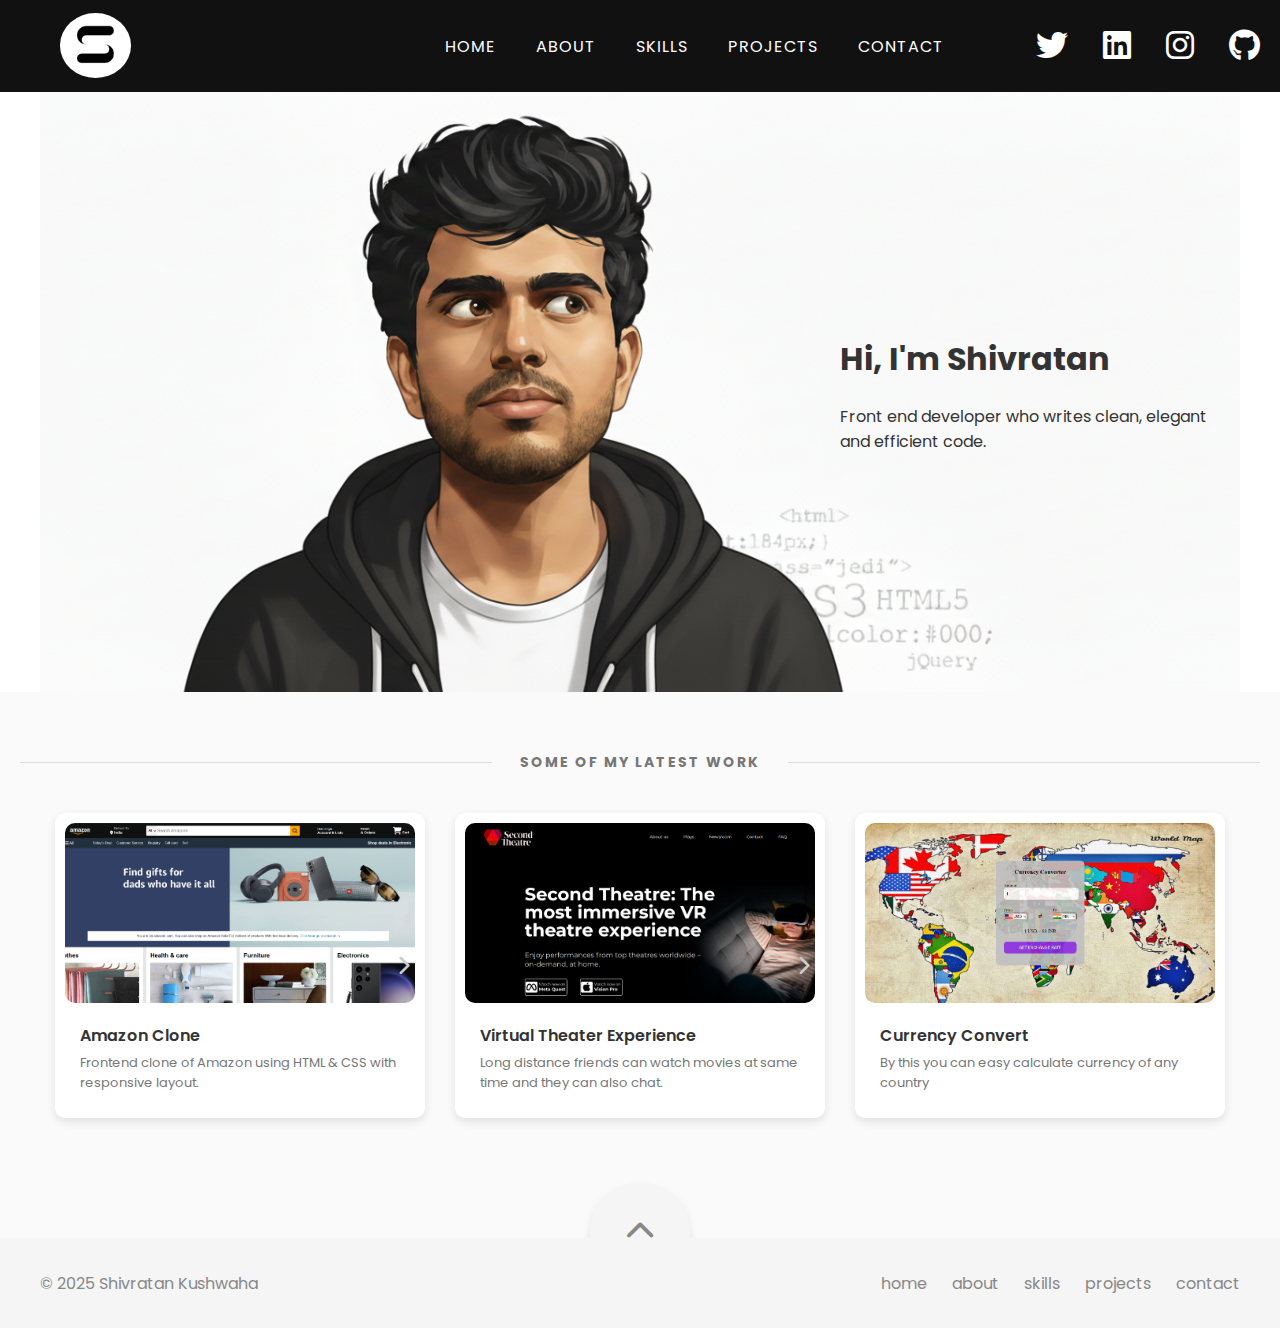
<file: home.html>
<!DOCTYPE html>
<html lang="en">
<head>
    <meta charset="UTF-8">
    <meta name="viewport" content="width=device-width, initial-scale=1.0">
    <title>Shivratan Kushwaha | Frontend developer</title>

    <link href="https://cdnjs.cloudflare.com/ajax/libs/font-awesome/6.0.0-beta3/css/all.min.css" rel="stylesheet">
    <!-- <link href="https://cdn.jsdelivr.net/npm/bootstrap@5.3.8/dist/css/bootstrap.min.css" rel="stylesheet" integrity="sha384-sRIl4kxILFvY47J16cr9ZwB07vP4J8+LH7qKQnuqkuIAvNWLzeN8tE5YBujZqJLB" crossorigin="anonymous"> -->
    <link href="https://fonts.googleapis.com/css2?family=Poppins:wght@300;400;600;700&display=swap" rel="stylesheet">
    
    <style>
        :root {
            --dark-color: #111;
            --main-font: 'Poppins', sans-serif;
            --accent-color: #f7a052;
            --gray-bg: #f5f5f5;
        }

        body {
            padding: 0px;
            margin: 0px;
            font-family: var(--main-font); /* Using a consistent font variable */
            background: #ffffff;
            color: #333;
        }

        /* ---------------- HEADER ---------------- */
        header {
            background: var(--dark-color);
            display: flex;
            justify-content: space-around;
            align-items: center;
            position: sticky;
            top: 0;
            z-index: 1000;
            padding-left: 60px;
            padding-right: 60px;
            height: 92px;
        }

        .spacer {
            display: flex;
            justify-content: space-between;
            align-items: center;
            max-width: 1200px;
            color: #fff;
        }

        .logo {
            width: 370px;
        }

        /* .logo a {
            font-size: 16px;
            font-weight: 700;
            letter-spacing: -2px;
            color: #fff;
            text-decoration: none;  
        } */
        
        .logo img {
            margin-top: 5px;
            height: 65px;
            border-radius: 50%;

        }

        .logo img:hover {
            transform: rotate(360deg);
            transition: transform 0.3s;
        }

        /* nav {
            flex: 1;
            display: flex;
            justify-content: right;
            max-width: 100%;
        } */

        nav ul {
            list-style: none;
            display: flex;
            margin: 0;
            padding: 0;
        }

        nav ul li a {
            text-decoration: none;
            color: #fff;
            font-size: 16px;
            text-transform: uppercase;
            letter-spacing: 1px;
            transition: color 0.3s;
            padding: 0px 20px;
        }

        nav ul li a:hover {
            color: #999;
        }

        .social-icons {
            display: flex;
            gap: 35px;
            width: 300px;
            justify-content: right;
        }

        .social-icons a {
            color: #fff;
            font-size: 32px;
            transition: color 0.3s;
        }

        .social-icons a:hover {
            color: #999;
        }

        /* .menu-toggle-button-container {
            display: none;
        }

        .menu-toggle-button {
            background: none;
            border: none;
            color: #fff;
            font-size: 24px;
            cursor: pointer;
        }

        .menu-toggle-button ul {
            display: none;
            position: absolute;
            top: 60px;
            right: 20px;
            background: var(--dark-color);
            border: 1px solid #444;
            border-radius: 5px;
            list-style: none;
            padding: 10px;
            box-shadow: 0 4px 8px rgba(0,0,0,0.2);
        }

        .menu-toggle-button ul li {
            margin: 10px 0;
        }

        .menu-toggle-button ul li a {
            color: #fff;
            text-decoration: none;
            font-size: 14px;
            text-transform: uppercase;
            letter-spacing: 1px;
        }

        .menu-toggle-button ul li a:hover {
            color: #999;
        }

        .menu-toggle-button.show ul {
            display: block;
        } */

        /* ---------------- HERO SECTION ---------------- */
        .hero {
            display: flex;
            justify-content: center;
            align-items: center;
            padding: 0px 40px;
            width: 1200px;
            height: 600px;
            z-index: -1;
            position: relative;
            margin: 0 auto;
        }

        .hero-container {
            display: flex;
            justify-content: end; /* Adjusted for a two-column layout */
            align-items: center;
            width: 1200px;
            height: 600px;
            text-align: left;
            background-image: url('background-image.png');
            background-size: cover;
            background-position: center;
        }

        .right {
            max-width: 400px;
        }
        
        /* The thin line with text in the middle */
        .section-header {
            display: flex;
            align-items: center;
            text-align: center;
            justify-content: center;
            padding: 60px 20px 40px;
            /* background: var(--gray-bg); */
            background: #fafafa;
        }

        .section-header h2 {
            font-size: 14px;
            text-transform: uppercase;
            letter-spacing: 2px;
            color: #777;
            margin: 0;
            flex-shrink: 0;
            padding: 0 2em;
        }

        .section-header::before,
        .section-header::after {
            content: '';
            flex: 1;
            border-bottom: 1px solid #ddd;
        }

        /* ---------------- WORK SECTION ---------------- */
        .work {
            background: #fafafa;
            padding: 0 20px 60px;
            text-align: center;
        }
        
        .projects {
            display: flex;
            justify-content: center;
            gap: 30px;
            flex-wrap: wrap;
        }

        .project-card {
            width: 350px;
            background: #fff;
            border-radius: 10px;
            box-shadow: 0 4px 10px rgba(0,0,0,0.1);
            overflow: hidden;
            text-align: left;
            transition: transform 0.3s;
            position: relative;
            text-decoration: none;
            color: inherit;
            padding: 10px;
        }
        
        .project-card:hover {
            transform: translateY(-5px);
        }
        
        .project-card img {
            width: 100%;
            height: 180px;
            object-fit: cover;
            display: block;
            border-radius: 10px;
            
        }

        .project-info {
            padding: 15px;
        }

        .project-info h3 {
            font-size: 16px;
            margin: 5px 0;
            font-weight: 600;
        }

        .project-info p {
            font-size: 13px;
            color: #777;
            margin: 0;
            font-weight: 400;
        }
        
        .project-arrow {
            position: absolute;
            top: 50%;
            right: 15px;
            transform: translateY(-50%);
            color: #ccc;
            font-size: 20px;
        }
        
        /* ---------------- FOOTER ---------------- */

        footer {
            background: #f5f5f5;
            color: #fff;
        }

        .ft {
            width: 1200px;
            height: 90px;
            display: flex;
            justify-content: center;
            align-items: center;
            /* padding: 40px 60px 0px; */
            position: relative;
            margin: 0 auto;
            background: #f5f5f5;
        }

        .foot {
            
            font-size: 16px;
            color: #666;
            /* border-top: 1px solid #eee; */
            display: flex;
            justify-content: space-between;
            align-items: center;
            width: 1200px;
            height: 90px;
        }
        
        .footer-left p {
            font-size: 16px;
            color: #888;
        }

        .footer-nav {
            display: flex;
            gap: 25px;
            flex-wrap: wrap;
        }
        
        .footer-nav a {
            text-decoration: none;
            color: #888;
            font-size: 16px;
            transition: color 0.3s;
            gap: 35px;
        }

        .footer-nav a:hover {
            color: #000;
        }
        
        /* The scroll to top button is a link in the original code, we'll use a button for better semantics */
        .back-top {
            display: flex;
            justify-content: center;
            align-items: center;
            width: 100%;
            height: 60px;
            /* background: var(--gray-bg); */
            background: #fafafa;
        }

        .back-to-top-text{
            background: #f5f5f5;
            height: 100px;
            width: 100px;
            border-radius: 50%;
            box-shadow: 0 4px 10px rgba(0,0,0,0.1);
            display: flex;
            justify-content: center;
            align-items: center;
            margin-top: 50px;
        }
        
        /* .back-to-top { */
            
            /* position: fixed;
            bottom: 40px;
            left: 50%;
            transform: translateX(-50%);
            width: 45px;
            height: 45px;
            border: none;
            border-radius: 50%;
            background: #f0f0f0;
            box-shadow: 0 4px 8px rgba(0,0,0,0.2);
            cursor: pointer;
            display: flex;
            justify-content: center;
            align-items: center;
            transition: background 0.3s, transform 0.3s, opacity 0.4s;
            opacity: 0;
            z-index: 999; */
        /* } */

        .back-to-top i {
            font-size: 30px;
            color: #888;
        }

        .back-to-top.show {
            opacity: 1;
        }

        /* .back-to-top-text:hover { */
            /* background: #e8e8e8; */
            /* transform: translateX(-50%) translateY(-4px); */
        /* } */

        /* ---------------- RESPONSIVE ---------------- */
        @media (max-width: 768px) {
            header, footer {
                padding: 15px 20px;
            }
            
            .social-icons, .footer-nav {
                display: none;
            }
            
            nav {
                justify-content: flex-end;
            }

            .menu-toggle-button-container {
                display: block;
            }

            nav ul {
                display: none;
            }

            .menu-toggle-button {
                font-size: 28px;
            }

            .menu-toggle-button ul {
                right: 10px;
                top: 50px;
            }

            .logo {
                margin-left: 0;
            }

            .hero {
                padding: 60px 20px 20px;
            }
   
            .hero-container {
                flex-direction: column;
                gap: 40px;
            }
            
            .left, .right {
                text-align: center;
            }
            
            .hero img {
                max-width: 250px;
            }
            
            .hero-code {
                display: none;
            }
        }

        
    </style>
</head>
<body>
    <header>
        <div class="spacer">
            <!-- Logo -->
            <div class="logo">
                <a href="home.html"><img src="slogo.png" alt="S Logo"></a>
            </div>

            <!-- Mobile Menu Button -->
            <!-- <div class="menu-toggle-button-container">
                <button id="menu-toggle" class="menu-toggle-button"> -->
                    <!-- <svg class="menu-toggle-svg" viewBox="0 0 20 20" xmlns="http://www.w3.org/2000/svg"><title>Menu</title><path d="M0 3h20v2H0V3zm0 6h20v2H0V9zm0 6h20v2H0v-2z"/></svg> -->
                    <!-- <i class="fas fa-bars"></i>
                    <ul>
                        <li><a href="home.html">home</a></li>
                        <li><a href="about.html">about</a></li>
                        <li><a href="skills.html">skills</a></li>
                        <li><a href="projects.html">projects</a></li>
                        <li><a href="contact.html">contact</a></li>
                    </ul>
                </button>
            </div> -->

            <!-- Navigation Menu -->
            <nav>
                <ul>
                    <li><a href="home.html">home</a></li>
                    <li><a href="about.html">about</a></li>
                    <li><a href="skills.html">skills</a></li>
                    <li><a href="projects.html">projects</a></li>
                    <li><a href="contact.html">contact</a></li>
                </ul>
            </nav>

            <!-- Social Media Icons -->
            <div class="social-icons">
                <a href="https://x.com/shivratankushw" aria-label="Twitter"><i class="fab fa-twitter"></i></a>
                <a href="https://www.linkedin.com/in/shivratankushwaha/" aria-label="LinkedIn"><i class="fab fa-linkedin"></i></a>
                <a href="https://www.instagram.com/shivratankushwaaha/" aria-label="Instagram"><i class="fab fa-instagram"></i></a>
                <a href="https://github.com/shivratankushwaha" aria-label="GitHub"><i class="fab fa-github"></i></a>
            </div>
        </div>
    </header>

    <main>
        <section class="hero">
            <div class="hero-container">
                <div class="right">
                    <h1>Hi, I'm Shivratan</h1>
                    <p>Front end developer who writes clean, elegant and efficient code.</p>
                </div>
            </div>
        </section>

        <div class="section-header">
            <h2>Some of my latest work</h2>
        </div>

        <section class="work">
            <div class="projects">
                <a class="project-card" href="#">
                    <img src="amazon.png" alt="Amazon Clone">
                    <div class="project-info">
                        <h3>Amazon Clone</h3>
                        <p>Frontend clone of Amazon using HTML & CSS with responsive layout.</p>
                    </div>
                    <i class="fas fa-chevron-right project-arrow"></i>
                </a>

                <a class="project-card" href="#">
                    <img src="Virtual Theater Experience.png" alt="Virtual Theater Experience">
                    <div class="project-info">
                        <h3>Virtual Theater Experience</h3>
                        <p>Long distance friends can watch movies at same time and they can also chat.</p>
                    </div>
                    <i class="fas fa-chevron-right project-arrow"></i>
                </a>

                <a class="project-card" href="#">
                    <img src="Currency Convert.png" alt="Currency Converter">
                    <div class="project-info">
                        <h3>Currency Convert</h3>
                        <p>By this you can easy calculate currency of any country</p>
                    </div>
                    <i class="fas fa-chevron-right project-arrow"></i>
                </a>
            </div>
        </section>

        <sextion class="back-top">
            <div class="back-to-top-text">
                <a href="#" class="back-to-top" id="backToTopBtn"><i class="fas fa-chevron-up"></i></a>
            </div>
        </sextion>
    </main>

    <footer>
        <div class="ft">
            <div class="foot">
                <div class="footer-left">
                    <p>© 2025 Shivratan Kushwaha</p>
                </div>
                <div class="footer-nav">
                    <a href="home.html">home</a>
                    <a href="about.html">about</a>
                    <a href="skills.html">skills</a>
                    <a href="projects.html">projects</a>
                    <a href="contact.html">contact</a>
                </div>
            </div>
        </div>
    </footer>

    <!-- <a href="#" class="back-to-top" id="backToTopBtn"><i class="fas fa-chevron-up"></i></a> -->

    <script>
        const backToTopBtn = document.getElementById("backToTopBtn");

        window.onscroll = function() {
            if (document.body.scrollTop > 200 || document.documentElement.scrollTop > 200) {
                backToTopBtn.classList.add("show");
            } else {
                backToTopBtn.classList.remove("show");
            }
        };

        backToTopBtn.onclick = function(e) {
            e.preventDefault();
            window.scrollTo({ top: 0, behavior: "smooth" });
        };
    </script>
</body>
</html>
</file>
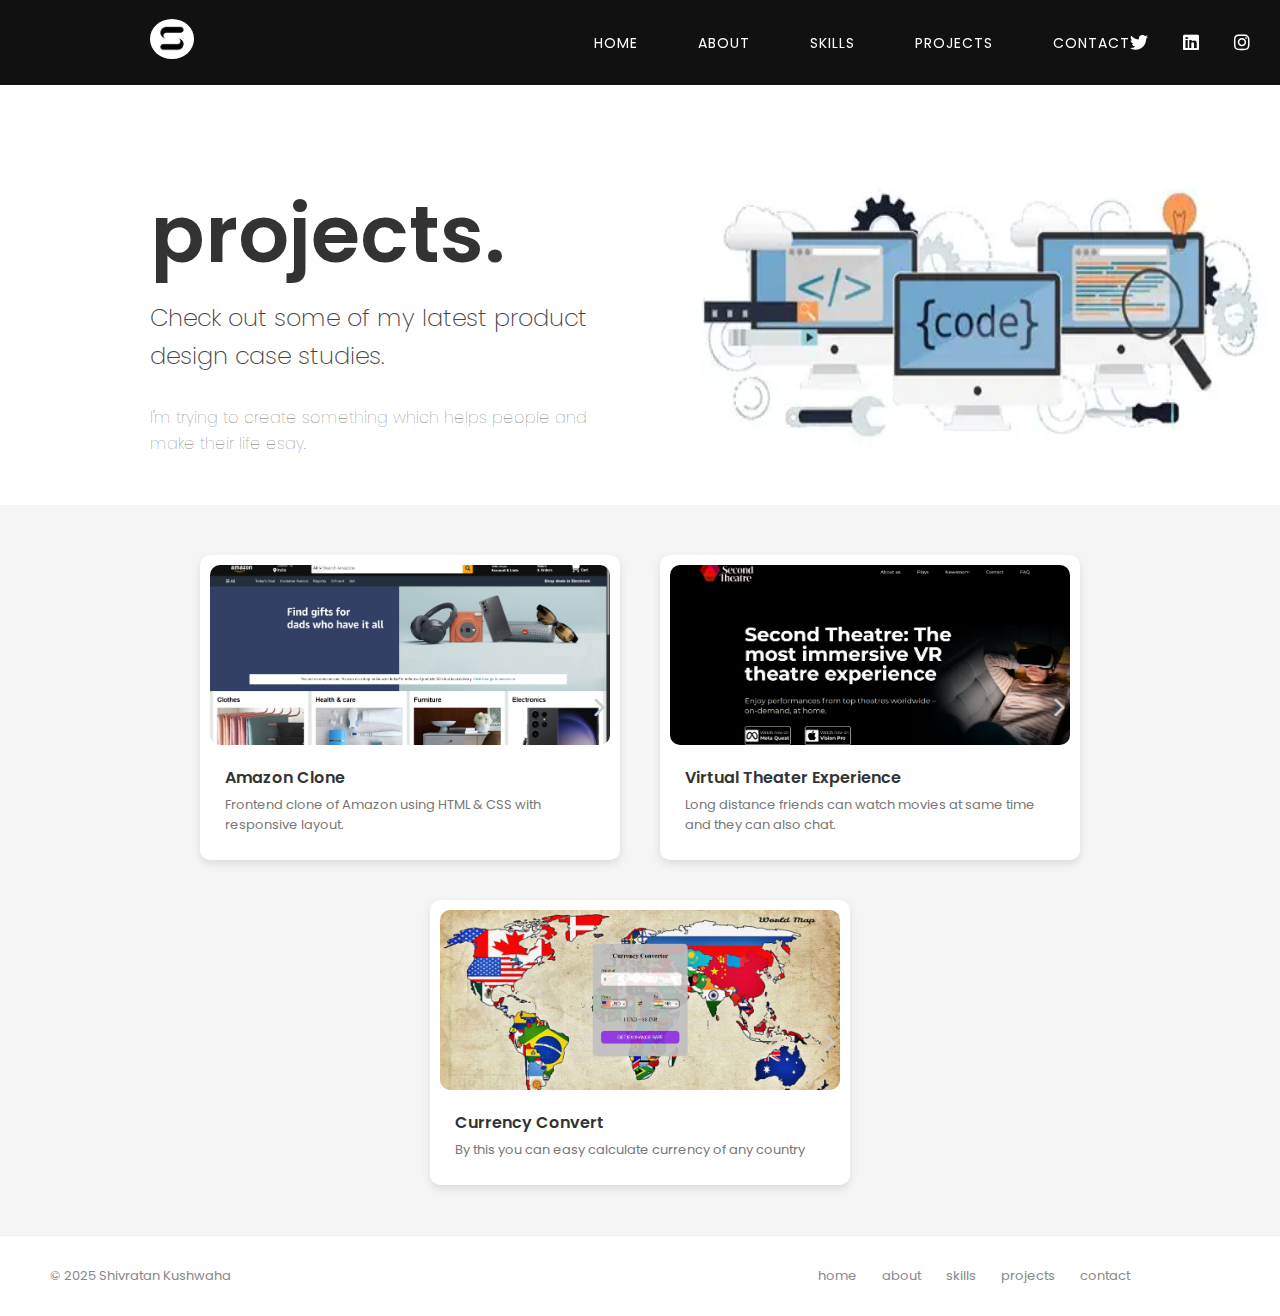
<file: projects.html>
<!DOCTYPE html>
<html lang="en">
<head>
    <meta charset="UTF-8">
    <meta name="viewport" content="width=device-width, initial-scale=1.0">
    <title>Shivratan Kushwaha | Frontend developer</title>

    <link href="https://cdnjs.cloudflare.com/ajax/libs/font-awesome/6.0.0-beta3/css/all.min.css" rel="stylesheet">
    <!-- <link href="https://cdn.jsdelivr.net/npm/bootstrap@5.3.8/dist/css/bootstrap.min.css" rel="stylesheet" integrity="sha384-sRIl4kxILFvY47J16cr9ZwB07vP4J8+LH7qKQnuqkuIAvNWLzeN8tE5YBujZqJLB" crossorigin="anonymous"> -->
    <link href="https://fonts.googleapis.com/css2?family=Poppins:wght@300;400;600;700&display=swap" rel="stylesheet">
    
    <style>
        :root {
            --dark-color: #111;
            --main-font: 'Poppins', sans-serif;
            --accent-color: #f7a052;
            --gray-bg: #f5f5f5;
            /* max-width: 1100px; */
        }

        body {
            margin: 0;
            font-family: var(--main-font); /* Using a consistent font variable */
            background: #fff;
            color: #333;
        }

        /* ---------------- HEADER ---------------- */
        header {
            background: var(--dark-color);
            color: #fff;
            display: flex;
            justify-content: space-between;
            align-items: center;
            padding: 15px 50px;
            position: sticky;
            top: 0;
            z-index: 1000;
        }

        .logo a {
            font-size: 26px;
            font-weight: 700;
            letter-spacing: -2px;
            color: #fff;
            text-decoration: none;
            margin-left: 100px;
        }
        
        .logo img {
            margin-top: 4px;
            height: 40px;
            border-radius: 50%;
        }

        .logo img:hover {
            transform: rotate(90deg);
            transition: transform 0.3s;
        }

        nav {
            flex: 1;
            display: flex;
            justify-content: center;
            margin-left: 400px;
            
        }

        nav ul {
            list-style: none;
            display: flex;
            gap: 60px;
            margin: 0;
            padding: 0;
            

        }

        nav ul li a {
            text-decoration: none;
            color: #fff;
            font-size: 14px;
            text-transform: uppercase;
            letter-spacing: 1px;
            transition: color 0.3s;
            
        }

        nav ul li a:hover {
            color: #999;
        }

        .social-icons {
            display: flex;
            gap: 35px;
            margin-right: 100px;
        }

        .social-icons a {
            color: #fff;
            font-size: 18px;
            transition: color 0.3s;
        }

        .social-icons a:hover {
            color: #999;
        }

        /* ---------------- HERO SECTION ---------------- */
        .hero {
            display: flex;
            justify-content: center;
            align-items: center;
            padding: 80px 20px 40px;
            text-align: center;
            flex-direction: column;
        }
        
        .hero-container {
            display: flex;
            flex-wrap: wrap;
            justify-content: center; /* Adjusted for a two-column layout */
            align-items: center;
            gap: 80px;
            max-width: 1200px;
            width: 100%;
            
        }

        .left, .right {
            max-width: 450px; /* Adjusted for two columns */
            text-align: left;
            position: relative;
        }
        
        .left {
            text-align: left;
            
        }

        .left h1, .right h1 {
            font-size: 5rem;
            /* margin-bottom: 5px; */
            font-weight: 600;
            margin: 0px 0px 5px 0px;
        }
        
        .right h1 {
            font-size: 40px;
            letter-spacing: -1px;
        }

        .left p, .right p {
            font-size: 1rem;
            line-height: 1.6;
            color: #666;
            font-weight: lighter;
            margin: 0;
        }

        #subt {
            font-size: 1.5rem;
            color: #444;
            font-weight: 200;
            margin-bottom: 15px;
            margin: 0px 0px 30px 0px;
        }   

        .hero img {
            /* max-width: 100%; */
            height: 300px;
            width: 600px;
            display: block;
            border-radius: 20px;
        }

        /* ---------------- WORK SECTION ---------------- */
        .work {
            background: var(--gray-bg);
            padding: 0 20px 60px;
            text-align: center;
            padding: 50px ;
        }
        
        .projects {
            display: flex;
            justify-content: center;
            gap: 40px;
            flex-wrap: wrap;

        }

        .project-card {
            width: 400px;
            background: #fff;
            border-radius: 10px;
            box-shadow: 0 4px 10px rgba(0,0,0,0.1);
            overflow: hidden;
            text-align: left;
            transition: transform 0.3s;
            position: relative;
            text-decoration: none;
            color: inherit;
            padding: 10px;
        }
        
        .project-card:hover {
            transform: translateY(-5px);
        }
        
        .project-card img {
            width: 100%;
            height: 180px;
            object-fit: cover;
            display: block;
            border-radius: 10px;
            
        }

        .project-info {
            padding: 15px;
        }

        .project-info h3 {
            font-size: 16px;
            margin: 5px 0;
            font-weight: 600;
        }

        .project-info p {
            font-size: 13px;
            color: #777;
            margin: 0;
            font-weight: 400;
        }
        
        .project-arrow {
            position: absolute;
            top: 50%;
            right: 15px;
            transform: translateY(-50%);
            color: #ccc;
            font-size: 20px;
        }
        
        /* ---------------- FOOTER ---------------- */
        footer {
            background: #ffffff;
            text-align: center;
            padding: 30px 50px;
            font-size: 14px;
            color: #666;
            border-top: 1px solid #eee;
            display: flex;
            justify-content: space-between;
            align-items: center;
        }
        
        .footer-left p {
            margin: 0;
            font-size: 13px;
            color: #888;
        }

        .footer-nav {
            display: flex;
            gap: 25px;
            flex-wrap: wrap;
            margin-right: 100px;
        }
        
        .footer-nav a {
            text-decoration: none;
            color: #888;
            font-size: 13px;
            transition: color 0.3s;
            gap: 35px;
        }

        .footer-nav a:hover {
            color: #000;
        }
        
        /* The scroll to top button is a link in the original code, we'll use a button for better semantics */
        .back-to-top {
            position: fixed;
            bottom: 40px;
            left: 50%;
            transform: translateX(-50%);
            width: 45px;
            height: 45px;
            border: none;
            border-radius: 50%;
            background: #f0f0f0;
            box-shadow: 0 4px 8px rgba(0,0,0,0.2);
            cursor: pointer;
            display: flex;
            justify-content: center;
            align-items: center;
            transition: background 0.3s, transform 0.3s, opacity 0.4s;
            opacity: 0;
            z-index: 999;
        }

        .back-to-top i {
            font-size: 20px;
            color: #666;
        }

        .back-to-top.show {
            opacity: 1;
        }

        .back-to-top:hover {
            background: #e8e8e8;
            transform: translateX(-50%) translateY(-4px);
        }

        /* ---------------- RESPONSIVE ---------------- */
        @media (max-width: 768px) {
            header, footer {
                padding: 15px 20px;
            }
            
            .social-icons, .footer-nav {
                display: none;
            }
            
            nav {
                justify-content: flex-end;
            }
            
            .hero-container {
                flex-direction: column;
                gap: 40px;
            }
            
            .left, .right {
                text-align: center;
            }
            
            .hero img {
                max-width: 250px;
            }
            
            .hero-code {
                display: none;
            }
        }
    </style>
</head>
<body>
    <header>
        <div class="logo">
            <a href="home.html"><img src="slogo.png" alt="S Logo"></a>
        </div>
        <nav>
            <ul>
                <li><a href="index.html">home</a></li>
                <li><a href="about.html">about</a></li>
                <li><a href="skills.html">skills</a></li>
                <li><a href="projects.html">projects</a></li>
                <!-- <li><a href="blog.html">blog</a></li> -->
                <li><a href="contact.html">contact</a></li>
            </ul>
        </nav>
        <div class="social-icons">
            <a href="https://x.com/shivratankushw"><i class="fab fa-twitter"></i></a>
            <a href="https://www.linkedin.com/in/shivratankushwaha/"><i class="fab fa-linkedin"></i></a>
            <a href="https://www.instagram.com/shivratankushwaaha/"><i class="fab fa-instagram"></i></a>
            <a href="https://github.com/shivratankushwaha"><i class="fab fa-github"></i></a>
        </div>
    </header>

    <main>
        <section class="hero">
            <div class="hero-container">
                <div class="left">
                    <h1>projects.</h1>
                    <p id="subt">Check out some of my latest product design case studies.</p>
                    <p>I'm trying to create something which helps people and make their life esay. </p>
                </div>
                <div class="right">
                    <img src="pro.webp" alt="#">
                </div>
            </div>
        </section>

        <section class="work">
            <div class="projects">
                <a class="project-card" href="#">
                    <img src="amazon.png" alt="Amazon Clone">
                    <div class="project-info">
                        <h3>Amazon Clone</h3>
                        <p>Frontend clone of Amazon using HTML & CSS with responsive layout.</p>
                    </div>
                    <i class="fas fa-chevron-right project-arrow"></i>
                </a>

                <a class="project-card" href="#">
                    <img src="Virtual Theater Experience.png" alt="Virtual Theater Experience">
                    <div class="project-info">
                        <h3>Virtual Theater Experience</h3>
                        <p>Long distance friends can watch movies at same time and they can also chat.</p>
                    </div>
                    <i class="fas fa-chevron-right project-arrow"></i>
                </a>

                <a class="project-card" href="#">
                    <img src="Currency Convert.png" alt="Currency Converter">
                    <div class="project-info">
                        <h3>Currency Convert</h3>
                        <p>By this you can easy calculate currency of any country</p>
                    </div>
                    <i class="fas fa-chevron-right project-arrow"></i>
                </a>
            </div>
        </section>
    </main>

    <footer>
        <div class="footer-left">
            <p>© 2025 Shivratan Kushwaha</p>
        </div>
        <div class="footer-nav">
            <a href="index.html">home</a>
            <a href="about.html">about</a>
            <a href="skills.html">skills</a>
            <a href="projects.html">projects</a>
            <!-- <a href="blog.html">blog</a> -->
            <a href="contact.html">contact</a>
        </div>
    </footer>

    <a href="#" class="back-to-top" id="backToTopBtn"><i class="fas fa-chevron-up"></i></a>

    <script>
        const backToTopBtn = document.getElementById("backToTopBtn");

        window.onscroll = function() {
            if (document.body.scrollTop > 200 || document.documentElement.scrollTop > 200) {
                backToTopBtn.classList.add("show");
            } else {
                backToTopBtn.classList.remove("show");
            }
        };

        backToTopBtn.onclick = function(e) {
            e.preventDefault();
            window.scrollTo({ top: 0, behavior: "smooth" });
        };
    </script>
</body>

</html>
</file>
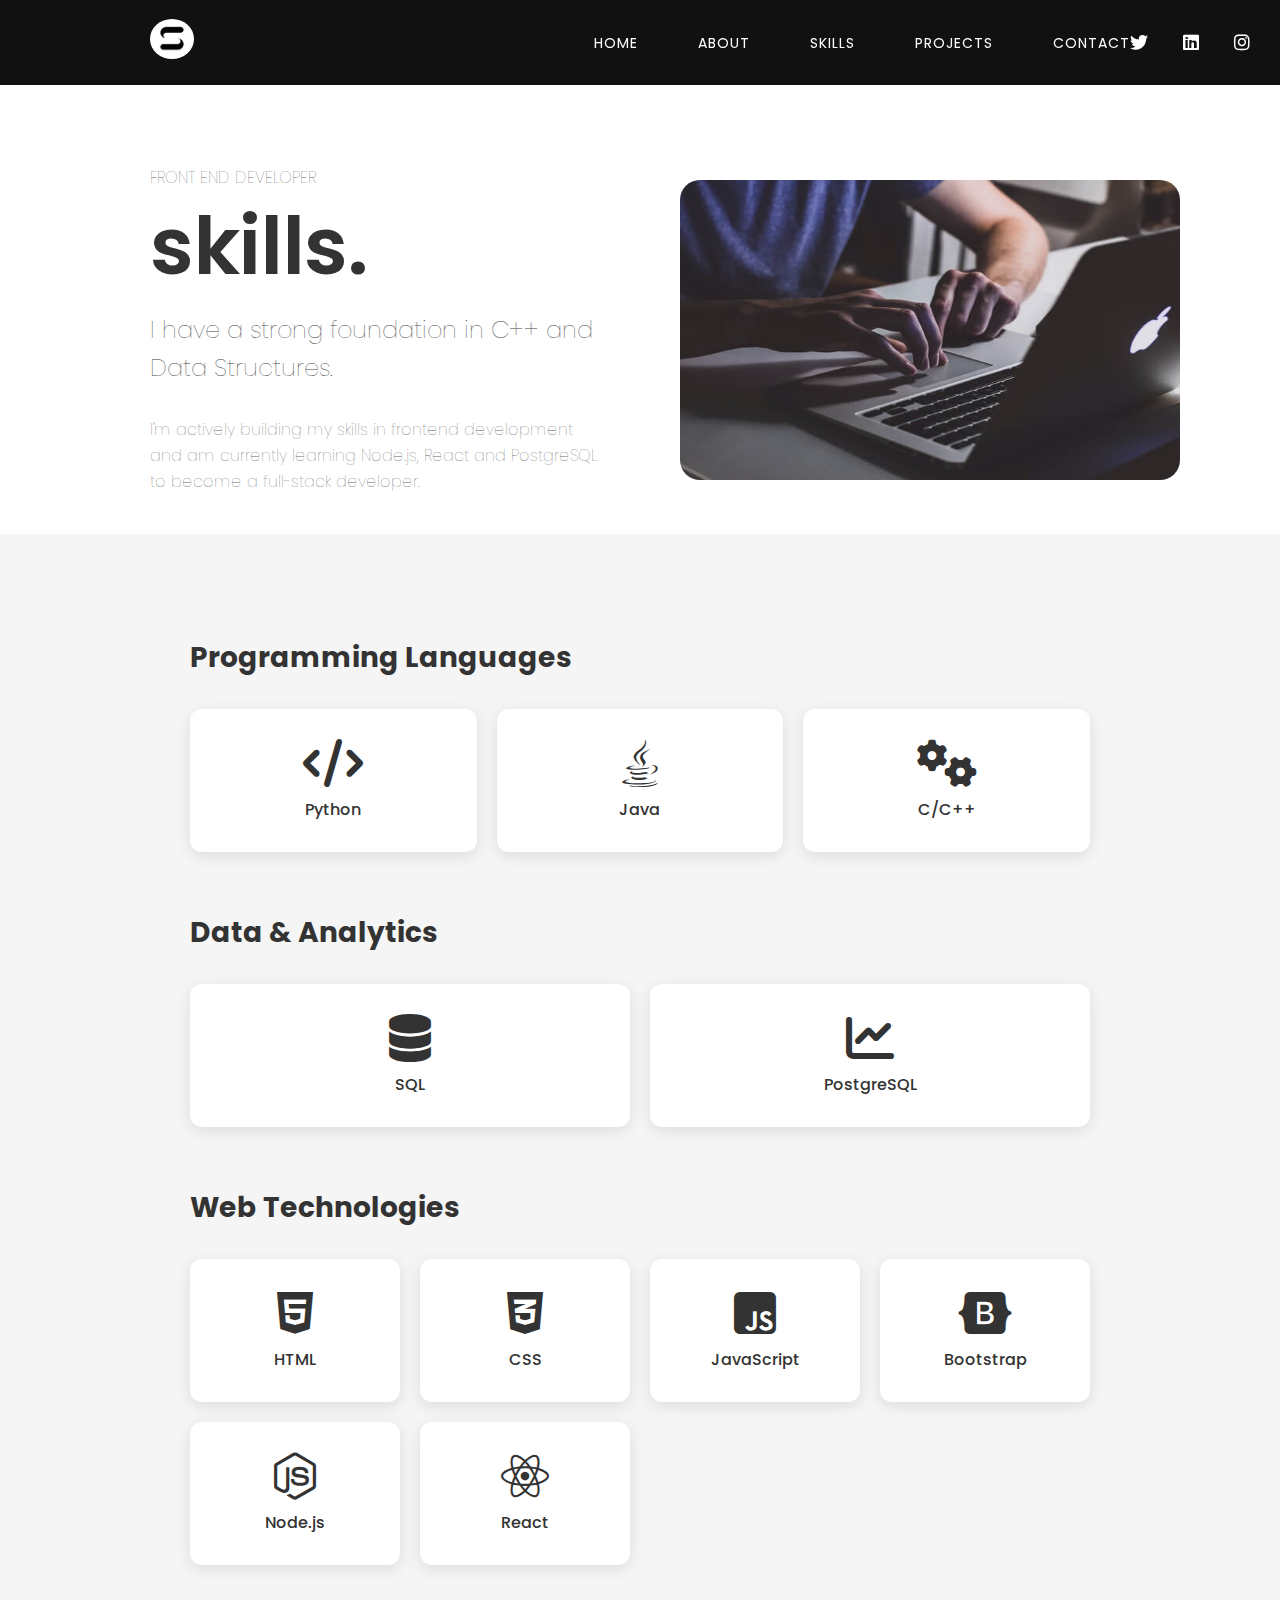
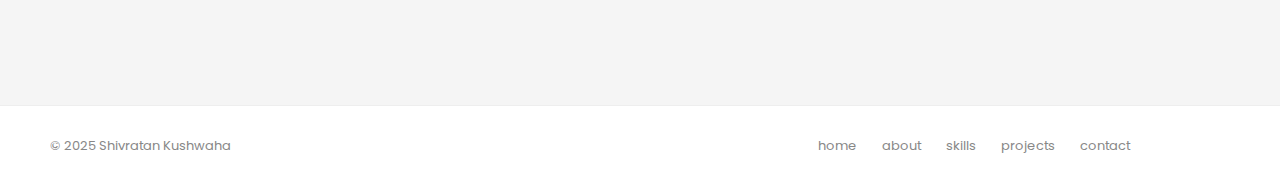
<file: skills.html>
<!DOCTYPE html>
<html lang="en">
<head>
    <meta charset="UTF-8">
    <meta name="viewport" content="width=device-width, initial-scale=1.0">
    <title>Shivratan Kushwaha | Frontend developer</title>

    <!-- Google Fonts -->
    <link rel="preconnect" href="https://fonts.googleapis.com">
    <link rel="preconnect" href="https://fonts.gstatic.com" crossorigin>
    <link href="https://fonts.googleapis.com/css2?family=Poppins:wght@400;500;600;700&display=swap" rel="stylesheet">

    <!-- Font Awesome Icons -->
    <link rel="stylesheet" href="https://cdnjs.cloudflare.com/ajax/libs/font-awesome/6.4.0/css/all.min.css">

    <!-- Bootstrap -->
    <!-- <link href="https://cdn.jsdelivr.net/npm/bootstrap@5.3.8/dist/css/bootstrap.min.css" rel="stylesheet" integrity="sha384-sRIl4kxILFvY47J16cr9ZwB07vP4J8+LH7qKQnuqkuIAvNWLzeN8tE5YBujZqJLB" crossorigin="anonymous"> -->
   
    <style>
        :root {
            --dark-color: #111;
            --main-font: 'Poppins', sans-serif;
            --accent-color: #f7a052;
            --gray-bg: #f5f5f5;
            /* max-width: 1100px; */
        }

        body {
            margin: 0;
            font-family: var(--main-font); /* Using a consistent font variable */
            background: #fff;
            color: #333;
        }

        /* ---------------- HEADER ---------------- */
        header {
            background: var(--dark-color);
            color: #fff;
            display: flex;
            justify-content: space-between;
            align-items: center;
            padding: 15px 50px;
            position: sticky;
            top: 0;
            z-index: 1000;
        }

        .logo a {
            font-size: 26px;
            font-weight: 700;
            letter-spacing: -2px;
            color: #fff;
            text-decoration: none;
            margin-left: 100px;
        }
        
        .logo img {
            margin-top: 4px;
            height: 40px;
            border-radius: 50%;
        }

        .logo img:hover {
            transform: rotate(90deg);
            transition: transform 0.3s;
        }

        nav {
            flex: 1;
            display: flex;
            justify-content: center;
            margin-left: 400px;
            
        }

        nav ul {
            list-style: none;
            display: flex;
            gap: 60px;
            margin: 0;
            padding: 0;
            

        }

        nav ul li a {
            text-decoration: none;
            color: #fff;
            font-size: 14px;
            text-transform: uppercase;
            letter-spacing: 1px;
            transition: color 0.3s;
            
        }

        nav ul li a:hover {
            color: #999;
        }

        .social-icons {
            display: flex;
            gap: 35px;
            margin-right: 100px;
        }

        .social-icons a {
            color: #fff;
            font-size: 18px;
            transition: color 0.3s;
        }

        .social-icons a:hover {
            color: #999;
        }

        /* ---------------- HERO SECTION ---------------- */
        .hero {
            display: flex;
            justify-content: center;
            align-items: center;
            padding: 80px 20px 40px;
            text-align: center;
            flex-direction: column;
            
        }
        
        .hero-container {
            display: flex;
            flex-wrap: wrap;
            justify-content: center; /* Adjusted for a two-column layout */
            align-items: center;
            gap: 80px;
            max-width: 1200px;
            width: 100%;
            
        }

        .left, .right {
            max-width: 450px; /* Adjusted for two columns */
            text-align: left;
            position: relative;
        }
        
        .left {
            text-align: right;
        }

        .left h1, .right h1 {
            font-size: 5rem;
            font-weight: 600;
            margin: -5px 0px 5px 0px;
        }
        
        .right h1 {
            /* font-size: 40px; */
            letter-spacing: -1px;
        }

        .left p, .right p {
            font-size: 1rem;
            line-height: 1.6;
            color: #666;
            font-weight: lighter;
            margin: 0;
        }

        #htop {
            text-transform: uppercase;
        }

        #subt {
            font-size: 1.5rem;
            color: #444;
            font-weight: lighter;
            /* margin-bottom: 15px; */
            margin: 0px 0px 30px 0px;
        } 

        .hero img {
            height: 300px;
            width: 500px;
            display: block;
            border-radius: 20px;
        }

        /* ---------------- SKILLS SECTION ---------------- */
        .skills-section {
            padding: 80px 20px;
            background: var(--gray-bg);
            text-align: center;
        }

        .skills-container {
            max-width: 900px;
            margin: 0 auto;
        }

        .skills-category {
            margin-bottom: 60px;
            text-align: left;
        }

        .skills-category h2 {
            font-size: 28px;
            font-weight: 700;
            color: var(--blue-color);
            margin-bottom: 30px;
        }

        .skills-grid {
            display: grid;
            grid-template-columns: repeat(auto-fit, minmax(200px, 1fr));
            gap: 20px;
        }

        .skill-card {
            background: #fff;
            border-radius: 12px;
            box-shadow: 0 4px 15px rgba(0, 0, 0, 0.1);
            padding: 30px 20px;
            display: flex;
            flex-direction: column;
            align-items: center;
            justify-content: center;
            text-decoration: none;
            color: inherit;
            transition: transform 0.3s, box-shadow 0.3s;
        }

        .skill-card:hover {
            transform: translateY(-5px);
            box-shadow: 0 8px 20px rgba(0, 0, 0, 0.15);
        }

        .skill-icon {
            font-size: 48px;
            color: var(--blue-color);
            margin-bottom: 10px;
        }

        .skill-name {
            font-size: 16px;
            font-weight: 500;
        }

        /* Responsive styles */
        @media (max-width: 768px) {
            .skills-grid {
                grid-template-columns: 1fr;
            }
        }

        /* ---------------- FOOTER ---------------- */
        footer {
            background: #ffffff;
            text-align: center;
            padding: 30px 50px;
            font-size: 14px;
            color: #666;
            border-top: 1px solid #eee;
            display: flex;
            justify-content: space-between;
            align-items: center;
        }
        
        .footer-left p {
            margin: 0;
            font-size: 13px;
            color: #888;
        }

        .footer-nav {
            display: flex;
            gap: 25px;
            flex-wrap: wrap;
            margin-right: 100px;
        }
        
        .footer-nav a {
            text-decoration: none;
            color: #888;
            font-size: 13px;
            transition: color 0.3s;
            gap: 35px;
        }

        .footer-nav a:hover {
            color: #000;
        }
        
        /* The scroll to top button is a link in the original code, we'll use a button for better semantics */
        .back-to-top {
            position: fixed;
            bottom: 40px;
            left: 50%;
            transform: translateX(-50%);
            width: 45px;
            height: 45px;
            border: none;
            border-radius: 50%;
            background: #f0f0f0;
            box-shadow: 0 4px 8px rgba(0,0,0,0.2);
            cursor: pointer;
            display: flex;
            justify-content: center;
            align-items: center;
            transition: background 0.3s, transform 0.3s, opacity 0.4s;
            opacity: 0;
            z-index: 999;
        }

        .back-to-top i {
            font-size: 20px;
            color: #666;
        }

        .back-to-top.show {
            opacity: 1;
        }

        .back-to-top:hover {
            background: #e8e8e8;
            transform: translateX(-50%) translateY(-4px);
        }

        /* ---------------- RESPONSIVE ---------------- */
        @media (max-width: 768px) {
            header, footer {
                padding: 15px 20px;
            }
            
            .social-icons, .footer-nav {
                display: none;
            }
            
            nav {
                justify-content: flex-end;
            }
            
            .hero-container {
                flex-direction: column;
                gap: 40px;
            }
            
            .left, .right {
                text-align: center;
            }
            
            .hero img {
                max-width: 250px;
            }
            
            .hero-code {
                display: none;
            }
        }
    </style>
</head>
<body>
    <header>
        <div class="logo">
            <a href="home.html"><img src="slogo.png" alt="S Logo"></a>
        </div>
        <nav>
            <ul>
                <li><a href="index.html">home</a></li>
                <li><a href="about.html">about</a></li>
                <li><a href="skills.html">skills</a></li>
                <li><a href="projects.html">projects</a></li>
                <!-- <li><a href="blog.html">blog</a></li> -->
                <li><a href="contact.html">contact</a></li>
            </ul>
        </nav>
        <div class="social-icons">
            <a href="https://x.com/shivratankushw"><i class="fab fa-twitter"></i></a>
            <a href="https://www.linkedin.com/in/shivratankushwaha/"><i class="fab fa-linkedin"></i></a>
            <a href="https://www.instagram.com/shivratankushwaaha/"><i class="fab fa-instagram"></i></a>
            <a href="https://github.com/shivratankushwaha"><i class="fab fa-github"></i></a>
        </div>
    </header>

    <main>
        <section class="hero">
            <div class="hero-container">
                
                <div class="right">
                    <p id="htop">Front end developer</p>
                    <h1>skills.</h1>
                    <p id="subt">I have a strong foundation in C++ and Data Structures.</p>
                    <p>I'm actively building my skills in frontend development and am currently learning Node.js, React and PostgreSQL to become a full-stack developer.</p>
                </div>

                <div class="left">
                    <img src="ski.jpg" alt="#">
                </div>
            </div>
        </section>

        <section>
            <div class="skills-section">
                <div class="skills-container">

                    <div class="skills-category">
                        <h2>Programming Languages</h2>
                        <div class="skills-grid">
                            <div class="skill-card">
                                <i class="fas fa-code skill-icon"></i>
                                <span class="skill-name">Python</span>
                            </div>
                            <div class="skill-card">
                                <i class="fab fa-java skill-icon"></i>
                                <span class="skill-name">Java</span>
                            </div>
                            <div class="skill-card">
                                <i class="fas fa-cogs skill-icon"></i>
                                <span class="skill-name">C/C++</span>
                            </div>
                        </div>
                    </div>

                    <div class="skills-category">
                        <h2>Data & Analytics</h2>
                        <div class="skills-grid">
                            <div class="skill-card">
                                <i class="fas fa-database skill-icon"></i>
                                <span class="skill-name">SQL</span>
                            </div>
                            <div class="skill-card">
                                <i class="fas fa-chart-line skill-icon"></i>
                                <span class="skill-name">PostgreSQL</span>
                            </div>
                        </div>
                    </div>

                    <div class="skills-category">
                        <h2>Web Technologies</h2>
                        <div class="skills-grid">
                            <div class="skill-card">
                                <i class="fab fa-html5 skill-icon"></i>
                                <span class="skill-name">HTML</span>
                            </div>
                            <div class="skill-card">
                                <i class="fab fa-css3-alt skill-icon"></i>
                                <span class="skill-name">CSS</span>
                            </div>
                            <div class="skill-card">
                                <i class="fab fa-js-square skill-icon"></i>
                                <span class="skill-name">JavaScript</span>
                            </div>
                            <div class="skill-card">
                                <i class="fab fa-bootstrap skill-icon"></i>
                                <span class="skill-name">Bootstrap</span>
                            </div>
                            <div class="skill-card">
                                <i class="fab fa-node-js skill-icon"></i>
                                <span class="skill-name">Node.js</span>
                            </div>
                            <div class="skill-card">
                                <i class="fab fa-react skill-icon"></i>
                                <span class="skill-name">React</span>
                            </div>
                        </div>
                    </div>

                </div>
            </div>
        </section>
    </main>

    <footer>
        <div class="footer-left">
            <p>© 2025 Shivratan Kushwaha</p>
        </div>
        <div class="footer-nav">
            <a href="index.html">home</a>
            <a href="about.html">about</a>
            <a href="skills.html">skills</a>
            <a href="projects.html">projects</a>
            <!-- <a href="blog.html">blog</a> -->
            <a href="contact.html">contact</a>
        </div>
    </footer>

    <a href="#" class="back-to-top" id="backToTopBtn"><i class="fas fa-chevron-up"></i></a>

    <script>
        const backToTopBtn = document.getElementById("backToTopBtn");

        window.onscroll = function() {
            if (document.body.scrollTop > 200 || document.documentElement.scrollTop > 200) {
                backToTopBtn.classList.add("show");
            } else {
                backToTopBtn.classList.remove("show");
            }
        };

        backToTopBtn.onclick = function(e) {
            e.preventDefault();
            window.scrollTo({ top: 0, behavior: "smooth" });
        };
    </script>
</body>

</html>
</file>
